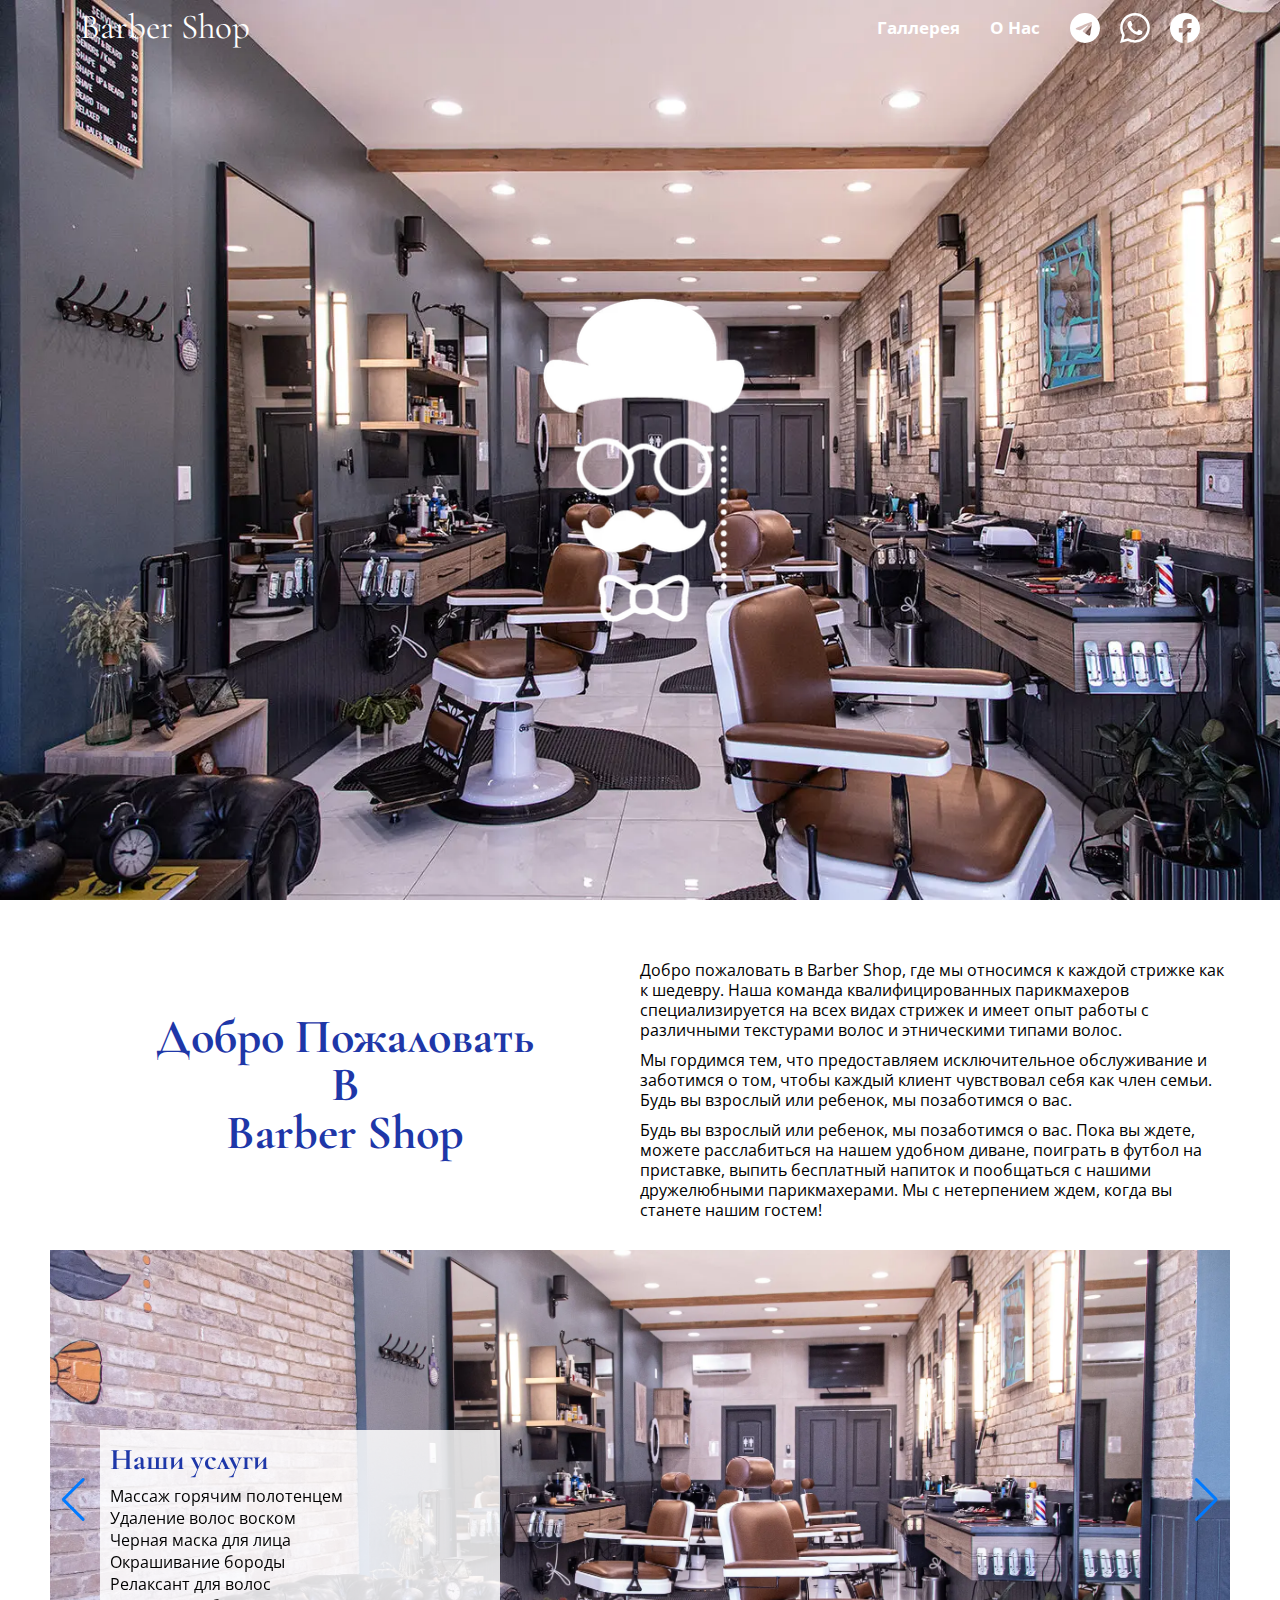
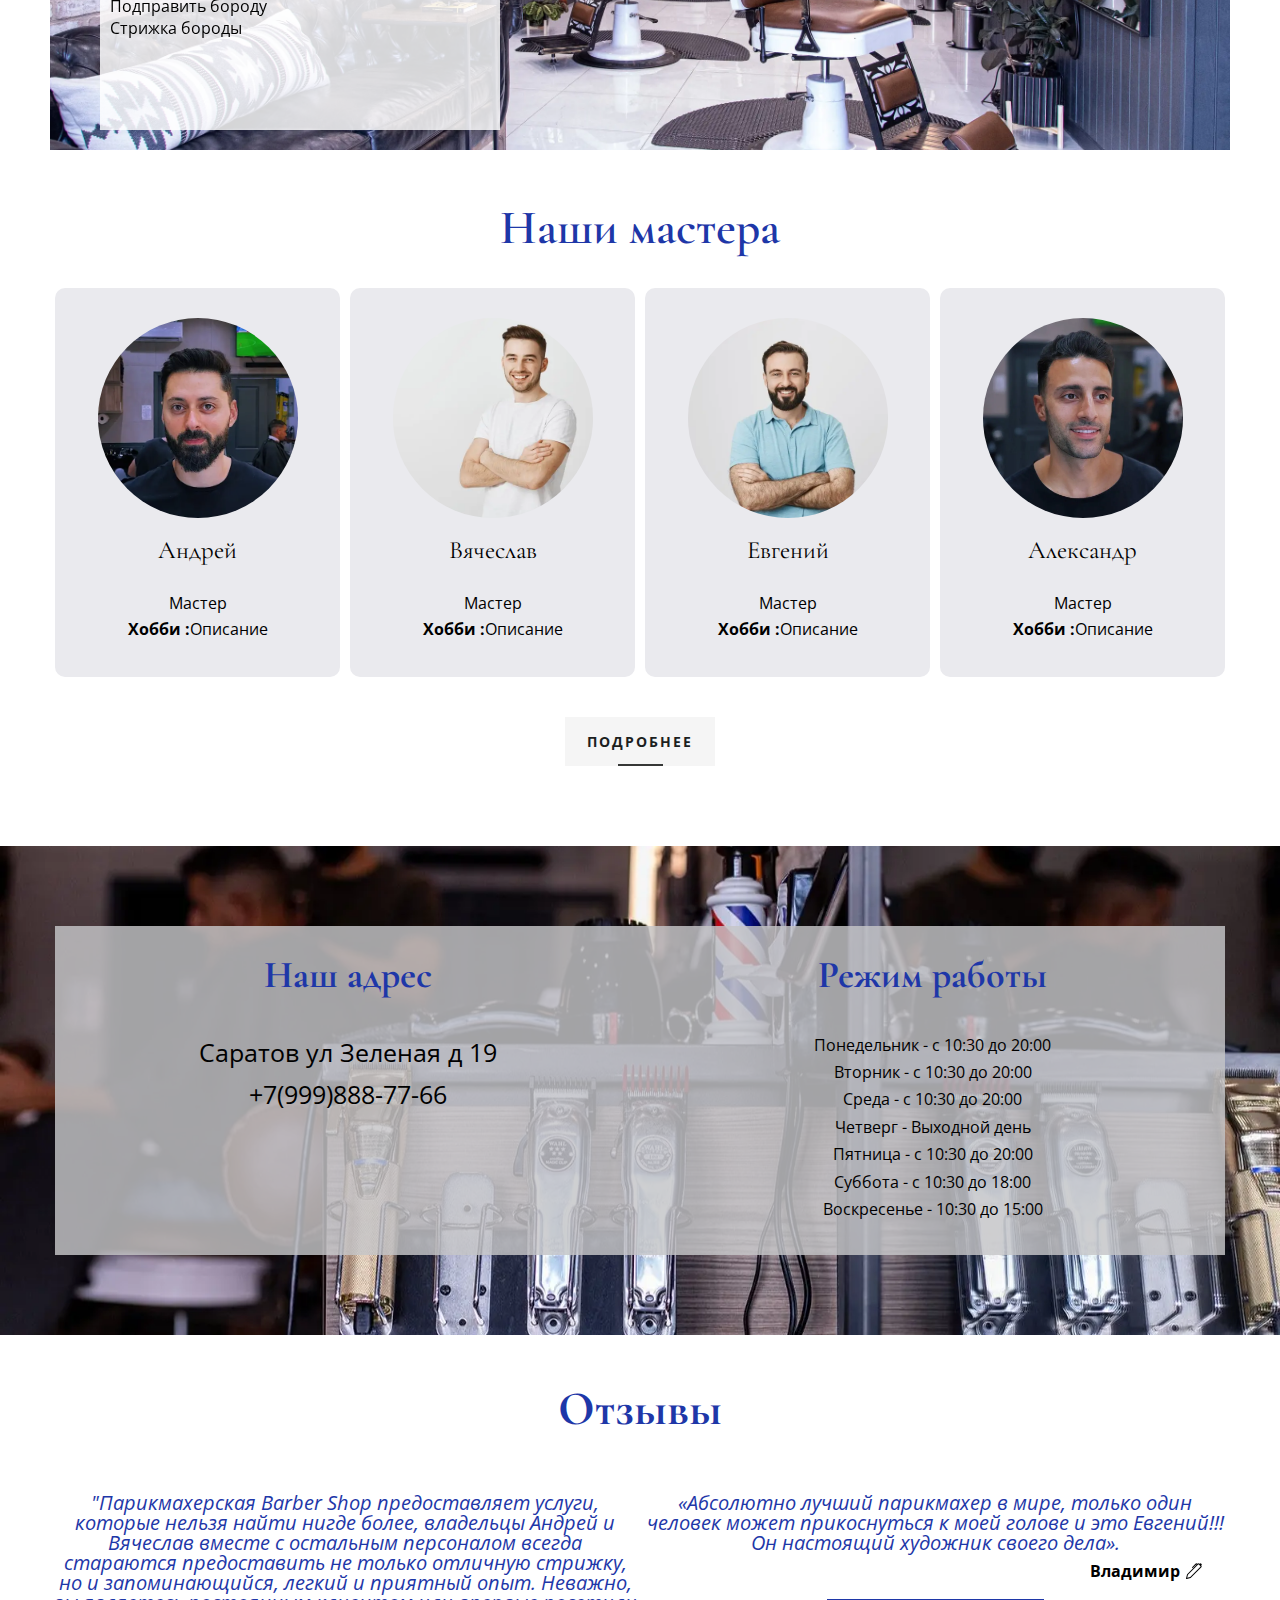
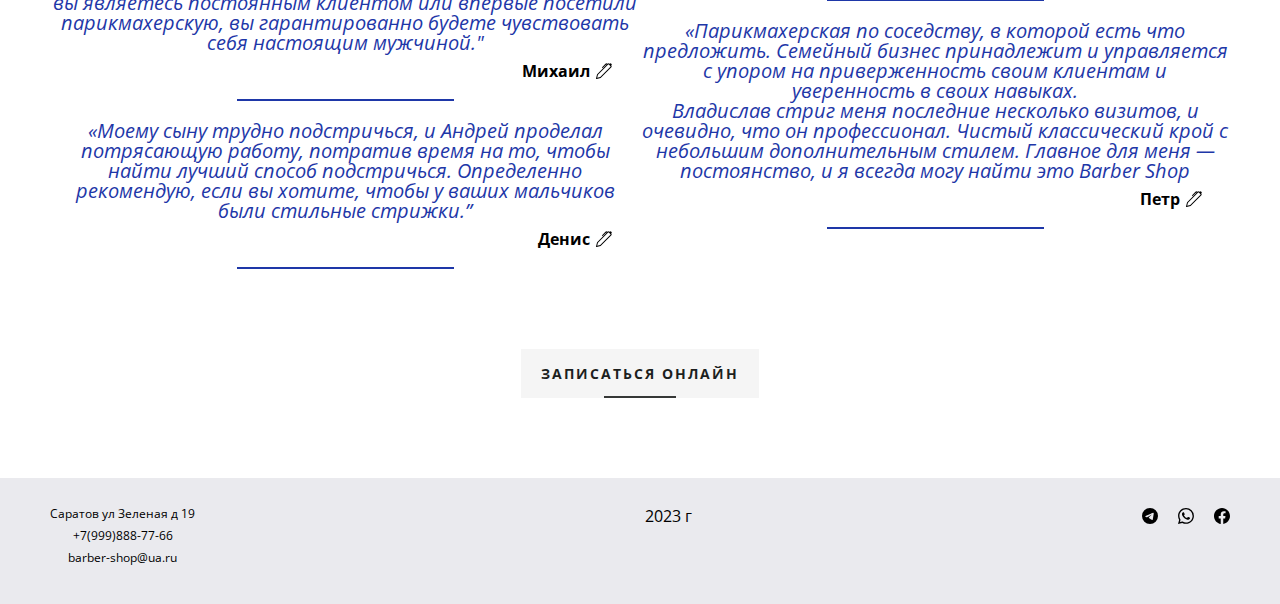
<file: index.html>
<!DOCTYPE html>
<html lang="ru">

<head>
	<title>Главная</title>
	<meta charset="UTF-8">
	<meta name="format-detection" content="telephone=no">
	<!-- <style>body{opacity: 0;}</style> -->
	<link rel="stylesheet" href="css/style.min.css?_v=20230316224029">
	<link rel="shortcut icon" href="favicon.ico">
	<!-- <meta name="robots" content="noindex, nofollow"> -->
	<meta name="viewport" content="width=device-width, initial-scale=1.0">
</head>

<body>
	<div class="wrapper">
		<header class="header">
			<div class="header__container">
				<div class="header__inner">
					<div class="header__logo"><a class="header__logo-link" href="./index.html">Barber Shop</a></div>
					<div class="header__menu menu">
						<button type="button" class="menu__icon icon-menu"><span></span></button>
						<nav class="menu__body">
							<ul class="menu__list">
								<li class="menu__item"><a href="./gallery.html" class="menu__link">Галлерея</a></li>
								<li class="menu__item"><a href="./about.html" class="menu__link">О нас</a></li>
								<li class="menu__item">
									<ul class="menu__social-list">
										<li class="menu__social-item"><a class="menu__social-link" href=""><img class="menu__social-img" src="img/Icons/telegram.svg"></a></li>
										<li class="menu__social-item"><a class="menu__social-link" href=""><img class="menu__social-img" src="img/Icons/whatsapp.svg"></a></li>
										<li class="menu__social-item"><a class="menu__social-link" href=""><img class="menu__social-img" src="img/Icons/facebook.svg"></a></li>
									</ul>
								</li>
							</ul>
						</nav>
					</div>
				</div>
				<div class="header__logo-bg"><picture><source srcset="img/content/header-logo-bg.webp" type="image/webp"><img class="header__logo-img" src="img/content/header-logo-bg.png" alt=""></picture></div>
			</div>
		</header>
		<main class="page">
			<section class="welcome">
				<div class="welcome__container">
					<div class="welcome__info">
						<div class="info__title">Добро пожаловать <br> в <br> вarber shop</div>
						<div class="info__inner">
							<p class="info__text">Добро пожаловать в Barber Shop, где мы относимся к каждой стрижке как к шедевру. Наша команда квалифицированных парикмахеров специализируется на всех видах стрижек и имеет опыт работы с различными текстурами волос и этническими типами волос.</p>
							<p class="info__text">Мы гордимся тем, что предоставляем исключительное обслуживание и заботимся о том, чтобы каждый клиент чувствовал себя как член семьи. Будь вы взрослый или ребенок, мы позаботимся о вас. </p>
							<p class="info__text">Будь вы взрослый или ребенок, мы позаботимся о вас. Пока вы ждете, можете расслабиться на нашем удобном диване, поиграть в футбол на приставке, выпить бесплатный напиток и пообщаться с нашими дружелюбными парикмахерами. Мы с нетерпением ждем, когда вы станете нашим гостем!</p>
						</div>
					</div>
				</div>
			</section>
			<div class="product">
				<div class="product__container" id="go">
					<!-- Оболочка слайдера -->
					<div class="product__slider swiper">
						<!-- Двигающееся часть слайдера -->
						<div class="product__wrapper swiper-wrapper">
							<!-- Слайд -->
							<div class="product__slide swiper-slide">
								<picture><source srcset="img/content/produkt/gallery-1.webp" type="image/webp"><img class="product__img" src="img/content/produkt/gallery-1.jpg" alt=""></picture>
								<div class="product__info" data-da=".product__container, 767.98, 2" id="style-3">
									<p class="product__title">Наши услуги</p>
									<ul class="product__list">
										<li class="product__item">Массаж горячим полотенцем</li>
										<li class="product__item">Удаление волос воском</li>
										<li class="product__item">Черная маска для лица</li>
										<li class="product__item">Окрашивание бороды</li>
										<li class="product__item">Релаксант для волос</li>
										<li class="product__item">Подправить бороду</li>
										<li class="product__item">Cтрижка бороды</li>
									</ul>
								</div>
							</div>
							<!-- Слайд -->
							<div class="product__slide swiper-slide">
								<picture><source srcset="img/content/produkt/gallery-2.webp" type="image/webp"><img class="product__img" src="img/content/produkt/gallery-2.jpg" alt=""></picture>
								<div class="product__info" data-da=".product__container, 767.98, 0" id="style-3">
									<p class="product__title">Наша продукция</p>
									<p class="product__text">Мы предлагаем полный и разнообразный ассортимент продукции, включая средства для волос и бороды, чтобы вы выглядели свежим и чистым, как будто только что сошли с нашего кресла.</p>
									<p class="product__text">Некоторые из наших брендов включают Baxter of California, Byrd и Fellow Barber</p>
									<p class="product__text">Кроме того, у нас есть масло для бороды, пудра для объема волос, а также кремы для увлажнения и укладки волос.</p>
								</div>
							</div>
							<!-- Слайд -->
							<div class="product__slide swiper-slide">
								<picture><source srcset="img/content/produkt/gallery-3.webp" type="image/webp"><img class="product__img" src="img/content/produkt/gallery-3.jpg" alt=""></picture>
								<div class="product__info" data-da=".product__container, 767.98, 1" id="style-3"><!--  id="style-3" -->
									<p class="product__title">Еще</p>
									<p class="product__text">В барбершопе каждый посетитель может насладиться комфортной релакс зоной, где можно отдохнуть и расслабиться перед или после стрижки.</p>
									<p class="product__text">Эта зона оформлена в стиле дизайна барбершопа и создана для удобства и комфорта посетителей. Здесь предусмотрены удобные кресла, журналы и книги на любой вкус, а также подходящая музыкальная атмосфера.</p>
									<p class="product__text">Релакс зона станет отличным дополнением к вашему посещению барбершопа и поможет вам отвлечься от повседневных забот и насладиться атмосферой мужского клуба.</p>
								</div>
							</div>
						</div>
						<!-- Если нужна пагинация -->
						<div class="swiper-pagination"></div>
						<!-- Если нужна навигация (влево/вправо) -->
						<button type="button" class="swiper-button-prev"></button>
						<button type="button" class="swiper-button-next"></button>
						<!-- Если нужен скролбар -->
						<!-- <div class="swiper-scrollbar"></div> -->
					</div>
				</div>
			</div>
			<section class="workers">
				<h2 class="workers__title">Наши мастера</h2>
				<div class="workers__container">
					<div class="workers__card ">
						<picture><source srcset="img/content/workers/work-1.webp" type="image/webp"><img class="workers__img" src="img/content/workers/work-1.jpg" alt=""></picture>
						<h3 class="workers__subtitle">Андрей</h3>
						<p class="workers__text">Мастер</p>
						<p class="workers__text"><strong>Хобби :</strong>Описание</p>
					</div>
					<div class="workers__card ">
						<picture><source srcset="img/content/workers/work-02.webp" type="image/webp"><img class="workers__img" src="img/content/workers/work-02.jpg" alt=""></picture>
						<h3 class="workers__subtitle">Вячеслав</h3>
						<p class="workers__text">Мастер</p>
						<p class="workers__text"><strong>Хобби :</strong>Описание</p>
					</div>
					<div class="workers__card ">
						<picture><source srcset="img/content/workers/work-03.webp" type="image/webp"><img class="workers__img" src="img/content/workers/work-03.jpg" alt=""></picture>
						<h3 class="workers__subtitle">Евгений</h3>
						<p class="workers__text">Мастер</p>
						<p class="workers__text"><strong>Хобби :</strong>Описание</p>
					</div>
					<div class="workers__card ">
						<picture><source srcset="img/content/workers/work-4.webp" type="image/webp"><img class="workers__img" src="img/content/workers/work-4.jpg" alt=""></picture>
						<h3 class="workers__subtitle">Александр</h3>
						<p class="workers__text">Мастер</p>
						<p class="workers__text"><strong>Хобби :</strong>Описание</p>
					</div>

				</div>
				<div class="btn-holder">
					<button class="btn btn-4 hover-border-7">
						<span><a href="about.html">Подробнее</a></span>
					</button>
				</div>
			</section>
			<div class="time-works">
				<div class="time-works__container">
					<div class="time-works__inner">
						<div class="time-works__column time-works__column--left">
							<p class="time-works__title">Наш адрес</p>
							<p class="time-works__text">Саратов ул Зеленая д 19</p>
							<a class="time-works__text" href="tel:+79998887766">+7(999)888-77-66</a>
						</div>
						<div class="time-works__column time-works__column--right">
							<p class="time-works__title">Режим работы</p>
							<p class="time-works__text--work">Понедельник - с 10:30 до 20:00</p>
							<p class="time-works__text--work">Вторник - с 10:30 до 20:00</p>
							<p class="time-works__text--work">Среда - с 10:30 до 20:00</p>
							<p class="time-works__text--work">Четверг - Выходной день</p>
							<p class="time-works__text--work">Пятница - с 10:30 до 20:00</p>
							<p class="time-works__text--work">Суббота - с 10:30 до 18:00</p>
							<p class="time-works__text--work">Воскресенье - 10:30 до 15:00</p>
						</div>
					</div>
				</div>
			</div>
			<div class="reviews">
				<div class="reviews__container">
					<p class="reviews__title">Отзывы</p>
					<div class="reviews__inner">
						<div class="reviews__column">
							<div class="reviews__info">
								<p class="reviews__text">"Парикмахерская Barber Shop предоставляет услуги, которые нельзя найти нигде более, владельцы Андрей и Вячеслав вместе с остальным персоналом всегда стараются предоставить не только отличную стрижку, но и запоминающийся, легкий и приятный опыт. Неважно, вы являетесь постоянным клиентом или впервые посетили парикмахерскую, вы гарантированно будете чувствовать себя настоящим мужчиной."</p>
								<p class="reviews__client">Михаил</p>
								<span class="reviews__line"></span>
							</div>
							<div class="reviews__info">
								<p class="reviews__text">«Моему сыну трудно подстричься, и Андрей проделал потрясающую работу, потратив время на то, чтобы найти лучший способ подстричься. Определенно рекомендую, если вы хотите, чтобы у ваших мальчиков были стильные стрижки.”</p>
								<p class="reviews__client">Денис</p>
								<span class="reviews__line"></span>
							</div>
						</div>
						<div class="reviews__column">
							<div class="reviews__info">
								<p class="reviews__text">«Абсолютно лучший парикмахер в мире, только один человек может прикоснуться к моей голове и это Евгений!!! Он настоящий художник своего дела».</p>
								<p class="reviews__client">Владимир</p>
								<span class="reviews__line"></span>
							</div>
							<div class="reviews__info">
								<p class="reviews__text">«Парикмахерская по соседству, в которой есть что предложить. Семейный бизнес принадлежит и управляется с упором на приверженность своим клиентам и уверенность в своих навыках. </p>
								<p class="reviews__text">Владислав стриг меня последние несколько визитов, и очевидно, что он профессионал. Чистый классический крой с небольшим дополнительным стилем. Главное для меня — постоянство, и я всегда могу найти это Barber Shop</p>
								<p class="reviews__client">Петр</p>
								<span class="reviews__line"></span>
							</div>
						</div>
					</div>
					<div class="btn-holder">
						<button class="btn btn-4 hover-border-7">
							<span><a href="tel:+89998887766">Записаться онлайн</a></span>
						</button>
					</div>
				</div>
			</div>



		</main>
		<footer class="footer">
			<div class="footer__container">
				<div class="footer__inner">
					<div class="footer__column">
						<div class="footer__contact">
							<ul class="footer__list">
								<li class="footer__item">Саратов ул Зеленая д 19</li>
								<li class="footer__item">+7(999)888-77-66</li>
								<li class="footer__item">barber-shop@ua.ru</li>
							</ul>
						</div>
					</div>
					<div class="footer__column">
						<p class="footer__info">2023 г</p>
					</div>
					<div class="footer__column">
						<div class="footer__social">
							<ul class="footer__list-social">
								<li class="footer__item-social"><a class="footer__link--tg" href=""><img class="footer__img" src="img/Icons/telegram-copy.svg" alt=""></a></li>
								<li class="footer__item-social"><a class="footer__link--watsap" href=""><img class="footer__img" src="img/Icons/whatsapp-copy.svg" alt=""></a></li>
								<li class="footer__item-social"><a class="footer__link--facebook" href=""><img class="footer__img" src="img/Icons/facebook-copy.svg" alt=""></a></li>
							</ul>
						</div>
					</div>
				</div>
			</div>
		</footer>
	</div>
	<script src="js/app.min.js?_v=20230316224029"></script>
</body>

</html>
</file>
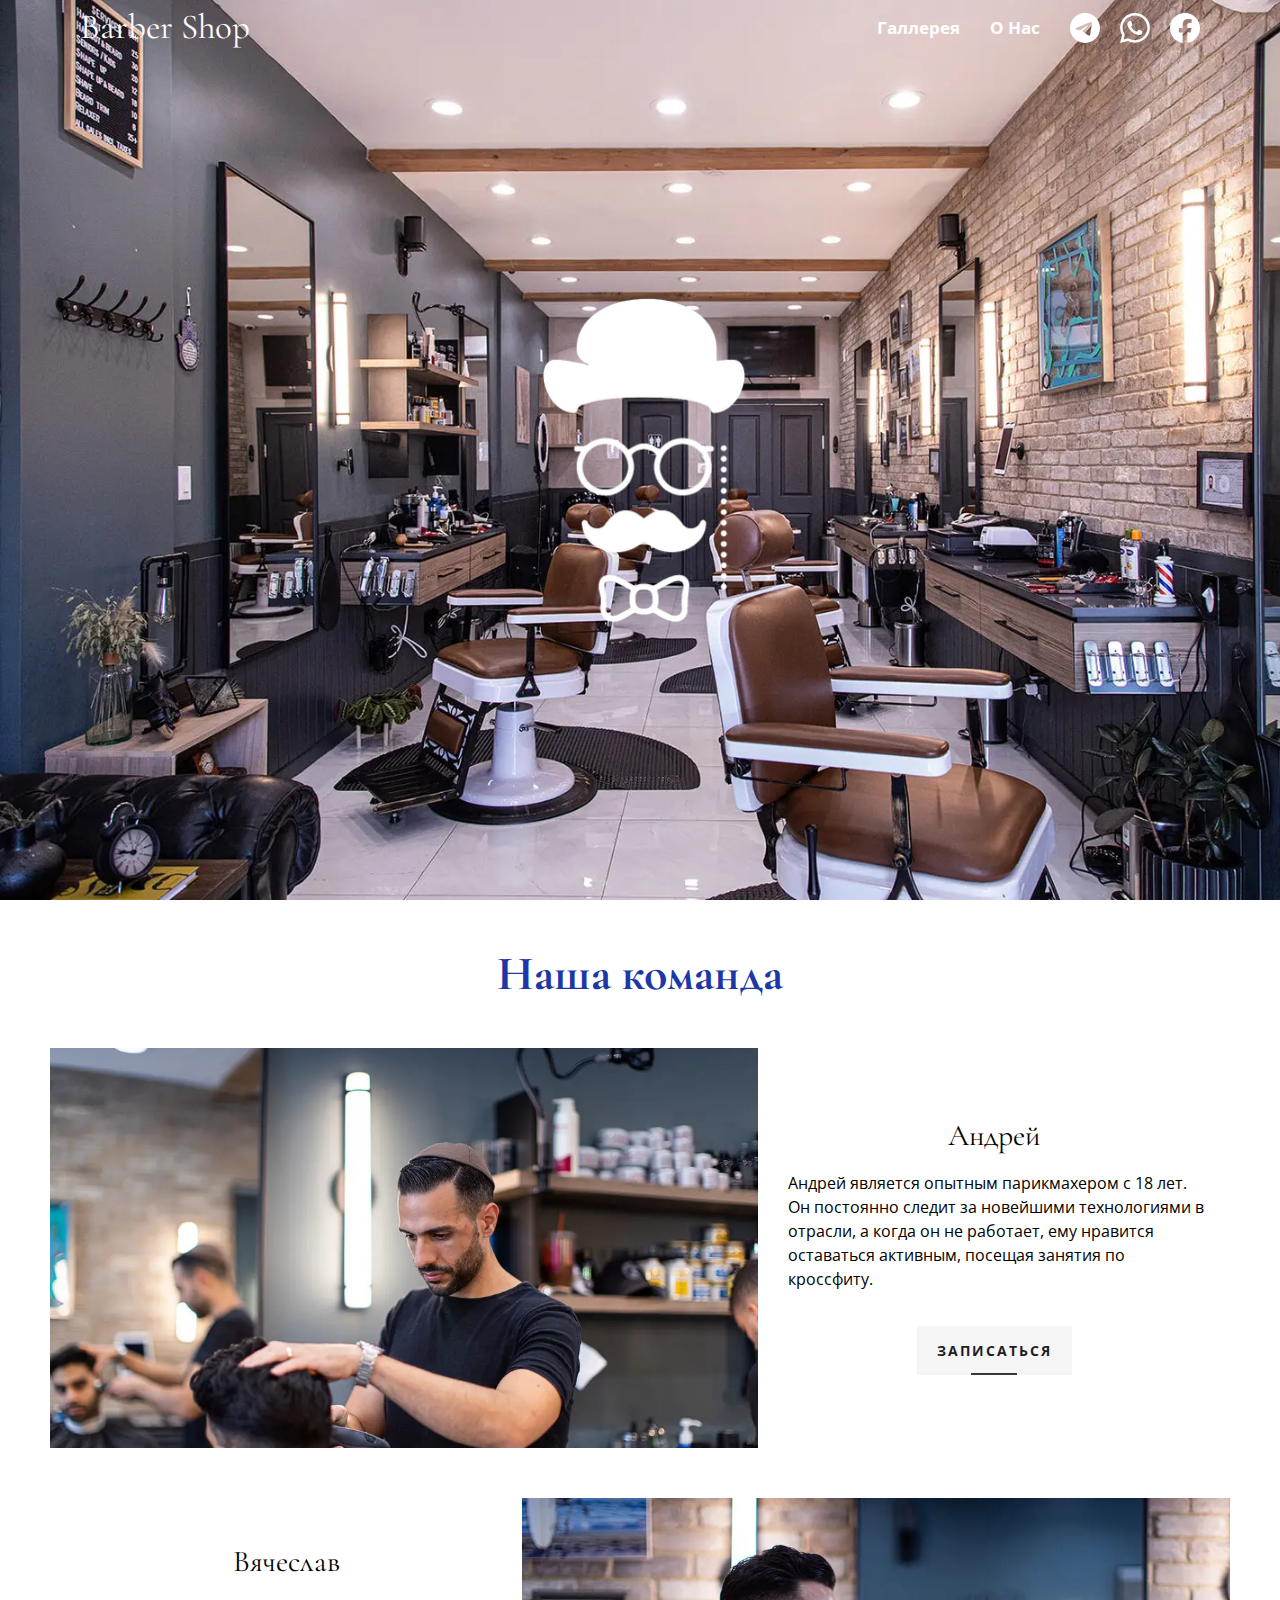
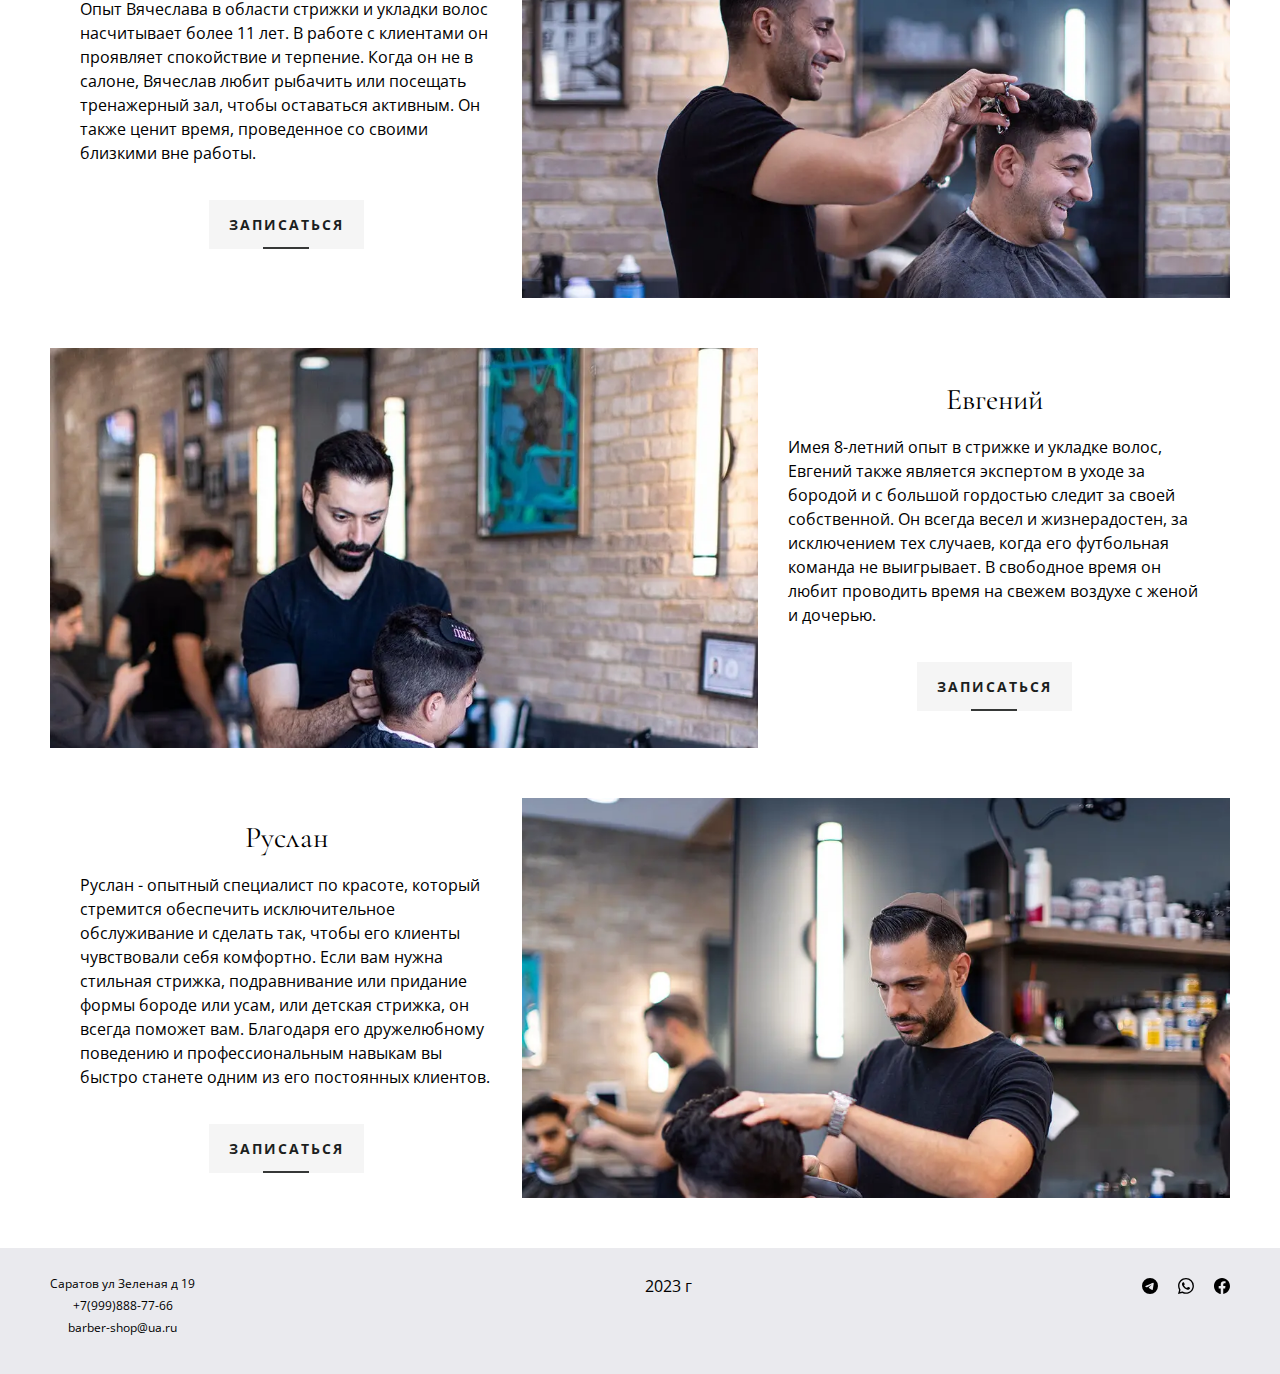
<file: about.html>
<!DOCTYPE html>
<html lang="ru">

<head>
	<title>о нас</title>
	<meta charset="UTF-8">
	<meta name="format-detection" content="telephone=no">
	<!-- <style>body{opacity: 0;}</style> -->
	<link rel="stylesheet" href="css/style.min.css?_v=20230316224029">
	<link rel="shortcut icon" href="favicon.ico">
	<!-- <meta name="robots" content="noindex, nofollow"> -->
	<meta name="viewport" content="width=device-width, initial-scale=1.0">
</head>

<body>
	<div class="wrapper">
		<header class="header">
			<div class="header__container">
				<div class="header__inner">
					<div class="header__logo"><a class="header__logo-link" href="index.html">Barber Shop</a></div>
					<div class="header__menu menu">
						<button type="button" class="menu__icon icon-menu"><span></span></button>
						<nav class="menu__body">
							<ul class="menu__list">
								<li class="menu__item"><a href="gallery.html" class="menu__link">Галлерея</a></li>
								<li class="menu__item"><a href="about.html" class="menu__link">О нас</a></li>
								<li class="menu__item">
									<ul class="menu__social-list">
										<li class="menu__social-item"><a class="menu__social-link" href=""><img class="menu__social-img" src="img/Icons/telegram.svg"></a></li>
										<li class="menu__social-item"><a class="menu__social-link" href=""><img class="menu__social-img" src="img/Icons/whatsapp.svg"></a></li>
										<li class="menu__social-item"><a class="menu__social-link" href=""><img class="menu__social-img" src="img/Icons/facebook.svg"></a></li>
									</ul>
								</li>
							</ul>
						</nav>
					</div>
				</div>
				<div class="header__logo-bg"><picture><source srcset="img/content/header-logo-bg.webp" type="image/webp"><img class="header__logo-img" src="img/content/header-logo-bg.png" alt=""></picture></div>
			</div>
		</header>
		<main class="page">
			<section class="about">
				<div class="about__container">
					<h2 class="about__title">Наша команда</h2>
					<div class="about__inner">
						<div class="about__row" id="row-1">
							<div class="about__images">
								<picture><source srcset="img/content/about/1.webp" type="image/webp"><img class="about__img" src="img/content/about/1.jpg" alt=""></picture>
							</div>
							<div class="about__info">
								<p class="about__subtitle">Андрей</p>
								<div class="about__text-inner" id="style-3">
									<p class="about__text">Андрей является опытным парикмахером с 18 лет. Он постоянно следит за новейшими технологиями в отрасли, а когда он не работает, ему нравится оставаться активным, посещая занятия по кроссфиту.</p>
								</div>
								<div class="btn-holder about__btn"><!-- data-da="#row-1, 768"  -->
									<button class="btn btn-4 hover-border-7">
										<span><a href="tel:+79998887766">Записаться</a></span>
									</button>
								</div>
							</div>
						</div>
						<div class="about__row" id="row-2">
							<div class="about__images">
								<picture><source srcset="img/content/about/2.webp" type="image/webp"><img class="about__img" src="img/content/about/2.jpg" alt=""></picture>
							</div>
							<div class="about__info">
								<p class="about__subtitle">Вячеслав</p>
								<div class="about__text-inner" id="style-3">
									<p class="about__text">Опыт Вячеслава в области стрижки и укладки волос насчитывает более 11 лет. В работе с клиентами он проявляет спокойствие и терпение. Когда он не в салоне, Вячеслав любит рыбачить или посещать тренажерный зал, чтобы оставаться активным. Он также ценит время, проведенное со своими близкими вне работы.</p>
								</div>
								<div class="btn-holder about__btn"><!--  data-da="#row-2, 768" -->
									<button class="btn btn-4 hover-border-7">
										<span><a href="tel:+79998887766">Записаться</a></span>
									</button>
								</div>
							</div>
						</div>
						<div class="about__row" id="row-3">
							<div class="about__images">
								<picture><source srcset="img/content/about/3.webp" type="image/webp"><img class="about__img" src="img/content/about/3.jpg" alt=""></picture>
							</div>
							<div class="about__info">
								<p class="about__subtitle">Евгений</p>
								<div class="about__text-inner" id="style-3">
									<p class="about__text">Имея 8-летний опыт в стрижке и укладке волос, Евгений также является экспертом в уходе за бородой и с большой гордостью следит за своей собственной. Он всегда весел и жизнерадостен, за исключением тех случаев, когда его футбольная команда не выигрывает. В свободное время он любит проводить время на свежем воздухе с женой и дочерью.</p>
								</div>
								<div class="btn-holder about__btn"><!-- data-da="row-3, 768" -->
									<button class="btn btn-4 hover-border-7">
										<span><a href="tel:+79998887766">Записаться</a></span>
									</button>
								</div>
							</div>
						</div>
						<div class="about__row" id="row-4">
							<div class="about__images">
								<picture><source srcset="img/content/about/1.webp" type="image/webp"><img class="about__img" src="img/content/about/1.jpg" alt=""></picture>
							</div>
							<div class="about__info">
								<p class="about__subtitle">Руслан</p>
								<div class="about__text-inner" id="style-3">
									<p class="about__text">Руслан - опытный специалист по красоте, который стремится обеспечить исключительное обслуживание и сделать так, чтобы его клиенты чувствовали себя комфортно. Если вам нужна стильная стрижка, подравнивание или придание формы бороде или усам, или детская стрижка, он всегда поможет вам. Благодаря его дружелюбному поведению и профессиональным навыкам вы быстро станете одним из его постоянных клиентов.</p>
								</div>
								<div class="btn-holder about__btn"><!-- data-da="row-4, 768" -->
									<button class="btn btn-4 hover-border-7">
										<span><a href="tel:+79998887766">Записаться</a></span>
									</button>
								</div>
							</div>
						</div>

					</div>
				</div>
			</section>
		</main>
		<footer class="footer">
			<div class="footer__container">
				<div class="footer__inner">
					<div class="footer__column">
						<div class="footer__contact">
							<ul class="footer__list">
								<li class="footer__item">Саратов ул Зеленая д 19</li>
								<li class="footer__item">+7(999)888-77-66</li>
								<li class="footer__item">barber-shop@ua.ru</li>
							</ul>
						</div>
					</div>
					<div class="footer__column">
						<p class="footer__info">2023 г</p>
					</div>
					<div class="footer__column">
						<div class="footer__social">
							<ul class="footer__list-social">
								<li class="footer__item-social"><a class="footer__link--tg" href=""><img class="footer__img" src="img/Icons/telegram-copy.svg" alt=""></a></li>
								<li class="footer__item-social"><a class="footer__link--watsap" href=""><img class="footer__img" src="img/Icons/whatsapp-copy.svg" alt=""></a></li>
								<li class="footer__item-social"><a class="footer__link--facebook" href=""><img class="footer__img" src="img/Icons/facebook-copy.svg" alt=""></a></li>
							</ul>
						</div>
					</div>
				</div>
			</div>
		</footer>
	</div>
	<script src="js/app.min.js?_v=20230316224029"></script>
</body>

</html>
</file>
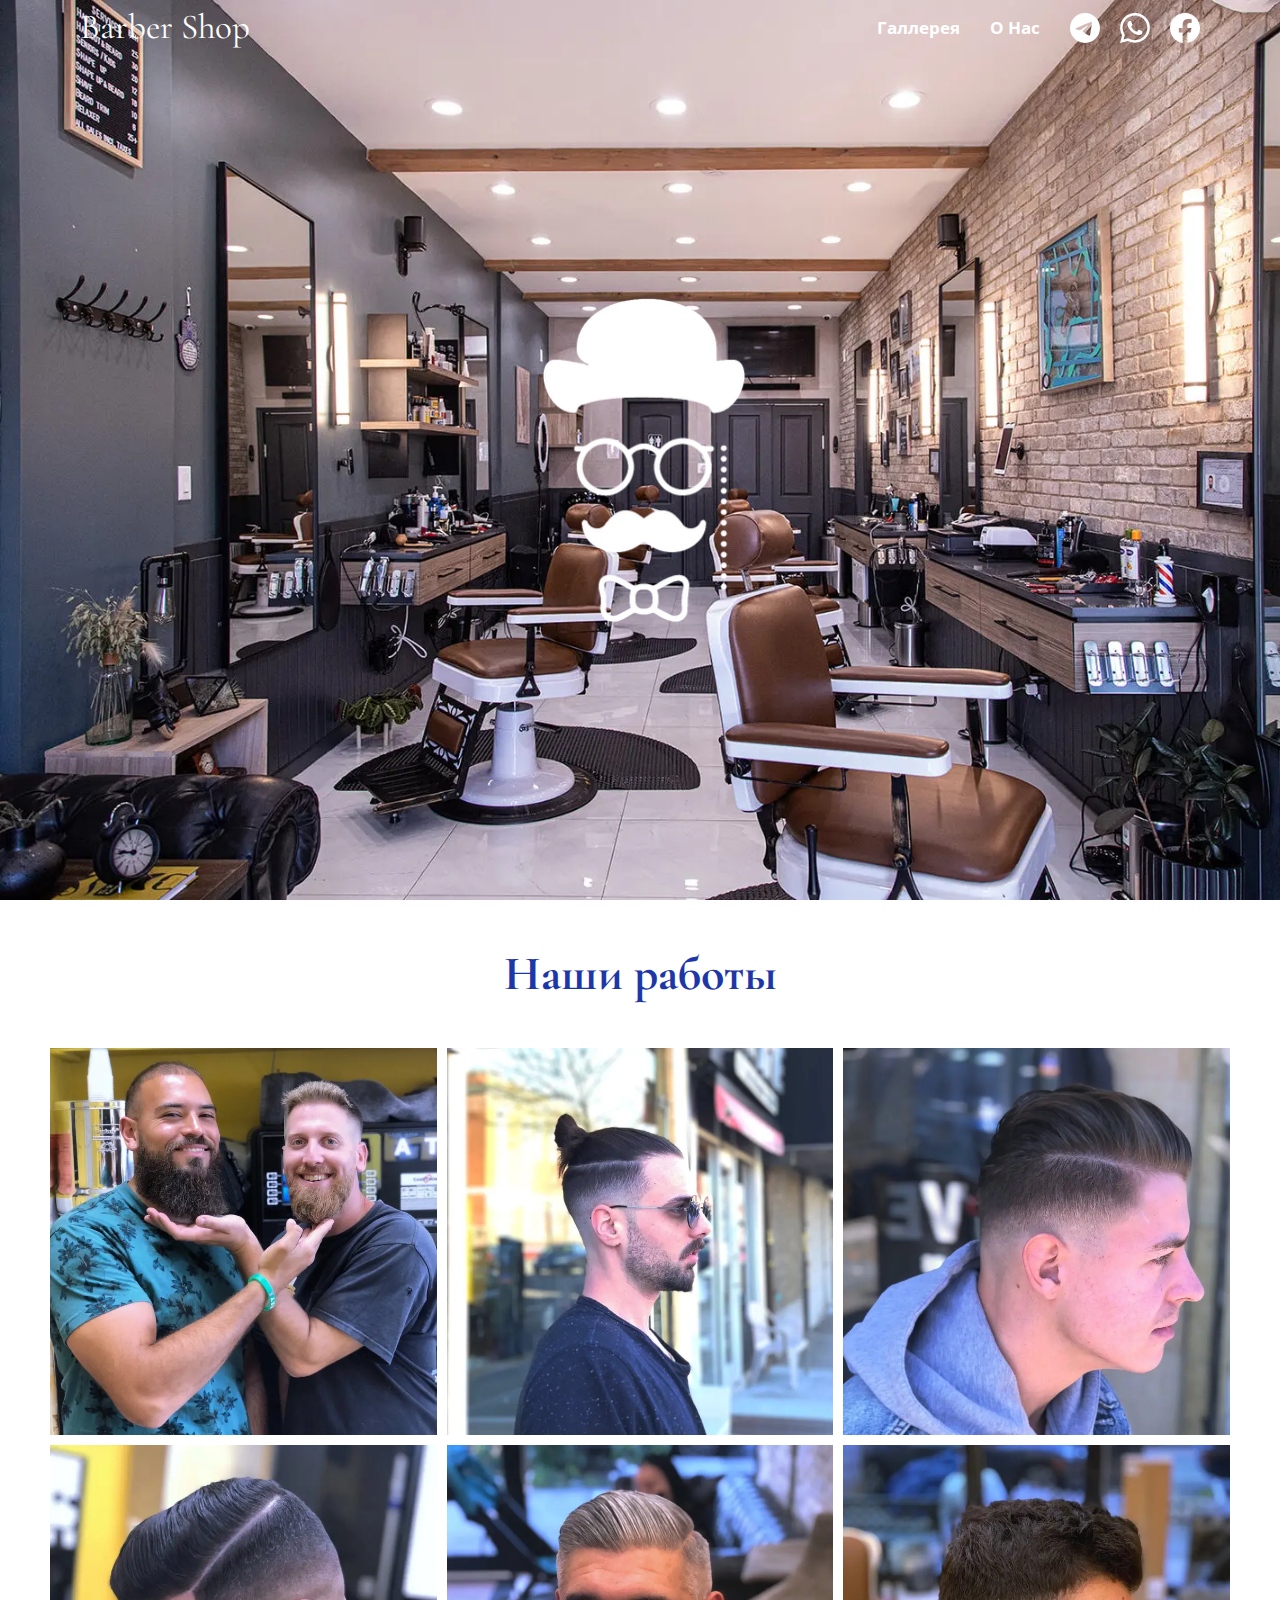
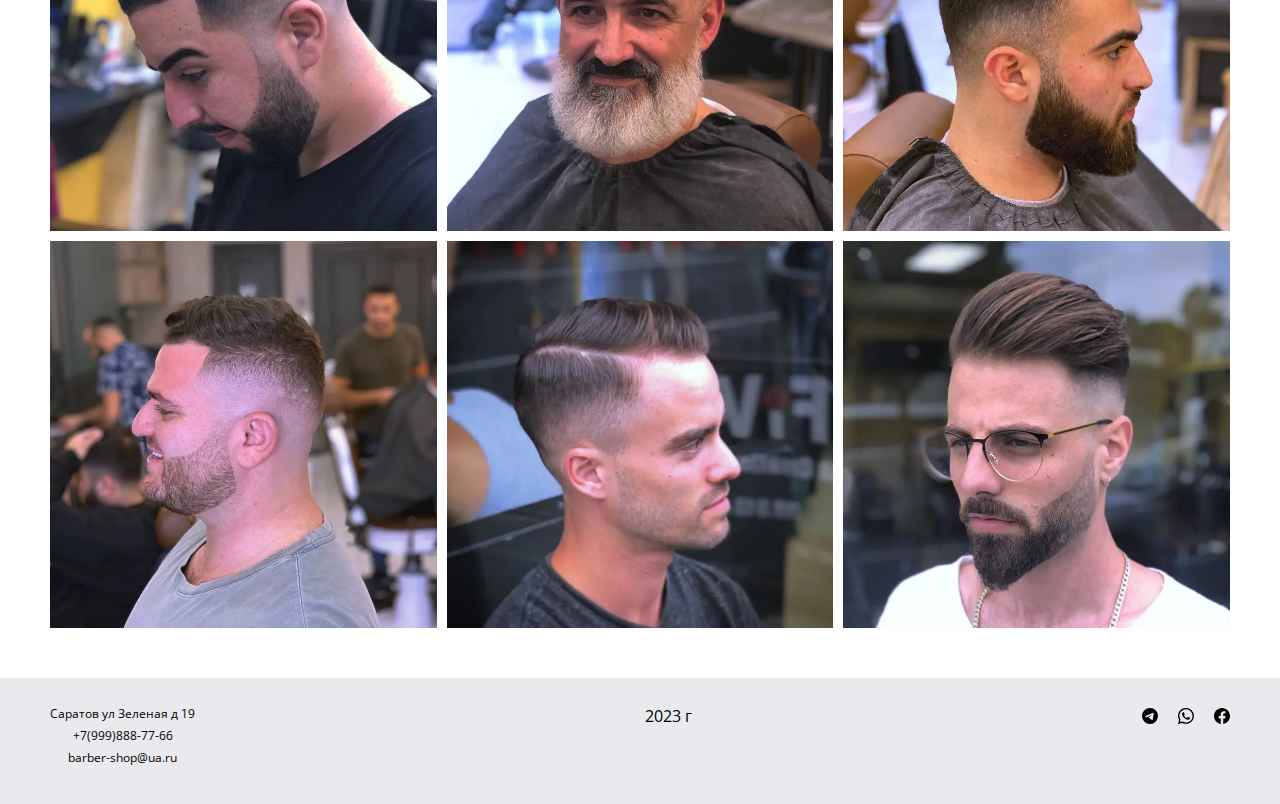
<file: gallery.html>
<!DOCTYPE html>
<html lang="ru">

<head>
	<title>галлерея</title>
	<meta charset="UTF-8">
	<meta name="format-detection" content="telephone=no">
	<!-- <style>body{opacity: 0;}</style> -->
	<link rel="stylesheet" href="css/style.min.css?_v=20230316224029">
	<link rel="shortcut icon" href="favicon.ico">
	<!-- <meta name="robots" content="noindex, nofollow"> -->
	<meta name="viewport" content="width=device-width, initial-scale=1.0">
</head>

<body>
	<div class="wrapper">
		<header class="header">
			<div class="header__container">
				<div class="header__inner">
					<div class="header__logo"><a class="header__logo-link" href="index.html">Barber Shop</a></div>
					<div class="header__menu menu">
						<button type="button" class="menu__icon icon-menu"><span></span></button>
						<nav class="menu__body">
							<ul class="menu__list">
								<li class="menu__item"><a href="gallery.html" class="menu__link">Галлерея</a></li>
								<li class="menu__item"><a href="about.html" class="menu__link">О нас</a></li>
								<li class="menu__item">
									<ul class="menu__social-list">
										<li class="menu__social-item"><a class="menu__social-link" href=""><img class="menu__social-img" src="img/Icons/telegram.svg"></a></li>
										<li class="menu__social-item"><a class="menu__social-link" href=""><img class="menu__social-img" src="img/Icons/whatsapp.svg"></a></li>
										<li class="menu__social-item"><a class="menu__social-link" href=""><img class="menu__social-img" src="img/Icons/facebook.svg"></a></li>
									</ul>
								</li>
							</ul>
						</nav>
					</div>
				</div>
				<div class="header__logo-bg"><picture><source srcset="img/content/header-logo-bg.webp" type="image/webp"><img class="header__logo-img" src="img/content/header-logo-bg.png" alt=""></picture></div>
			</div>
		</header>
		<main class="page">
			<div class="gallery">
				<div class="gallery__container">
					<h4 class="gallery__title">Наши работы</h4>
					<div class="gallery__inner">
						<picture><source srcset="img/content/gallery/1.webp" type="image/webp"><img class="gallery__img" src="img/content/gallery/1.jpg" alt=""></picture>
						<picture><source srcset="img/content/gallery/2.webp" type="image/webp"><img class="gallery__img" src="img/content/gallery/2.jpg" alt=""></picture>
						<picture><source srcset="img/content/gallery/3.webp" type="image/webp"><img class="gallery__img" src="img/content/gallery/3.jpg" alt=""></picture>
						<picture><source srcset="img/content/gallery/5.webp" type="image/webp"><img class="gallery__img" src="img/content/gallery/5.jpg" alt=""></picture>
						<picture><source srcset="img/content/gallery/6.webp" type="image/webp"><img class="gallery__img" src="img/content/gallery/6.jpg" alt=""></picture>
						<picture><source srcset="img/content/gallery/7.webp" type="image/webp"><img class="gallery__img" src="img/content/gallery/7.jpg" alt=""></picture>
						<picture><source srcset="img/content/gallery/8.webp" type="image/webp"><img class="gallery__img" src="img/content/gallery/8.jpg" alt=""></picture>
						<picture><source srcset="img/content/gallery/9.webp" type="image/webp"><img class="gallery__img" src="img/content/gallery/9.jpg" alt=""></picture>
						<picture><source srcset="img/content/gallery/4.webp" type="image/webp"><img class="gallery__img" src="img/content/gallery/4.jpg" alt=""></picture>
					</div>
				</div>
			</div>
		</main>
		<footer class="footer">
			<div class="footer__container">
				<div class="footer__inner">
					<div class="footer__column">
						<div class="footer__contact">
							<ul class="footer__list">
								<li class="footer__item">Саратов ул Зеленая д 19</li>
								<li class="footer__item">+7(999)888-77-66</li>
								<li class="footer__item">barber-shop@ua.ru</li>
							</ul>
						</div>
					</div>
					<div class="footer__column">
						<p class="footer__info">2023 г</p>
					</div>
					<div class="footer__column">
						<div class="footer__social">
							<ul class="footer__list-social">
								<li class="footer__item-social"><a class="footer__link--tg" href=""><img class="footer__img" src="img/Icons/telegram-copy.svg" alt=""></a></li>
								<li class="footer__item-social"><a class="footer__link--watsap" href=""><img class="footer__img" src="img/Icons/whatsapp-copy.svg" alt=""></a></li>
								<li class="footer__item-social"><a class="footer__link--facebook" href=""><img class="footer__img" src="img/Icons/facebook-copy.svg" alt=""></a></li>
							</ul>
						</div>
					</div>
				</div>
			</div>
		</footer>
	</div>

	<script src="js/app.min.js?_v=20230316224029"></script>
</body>

</html>
</file>
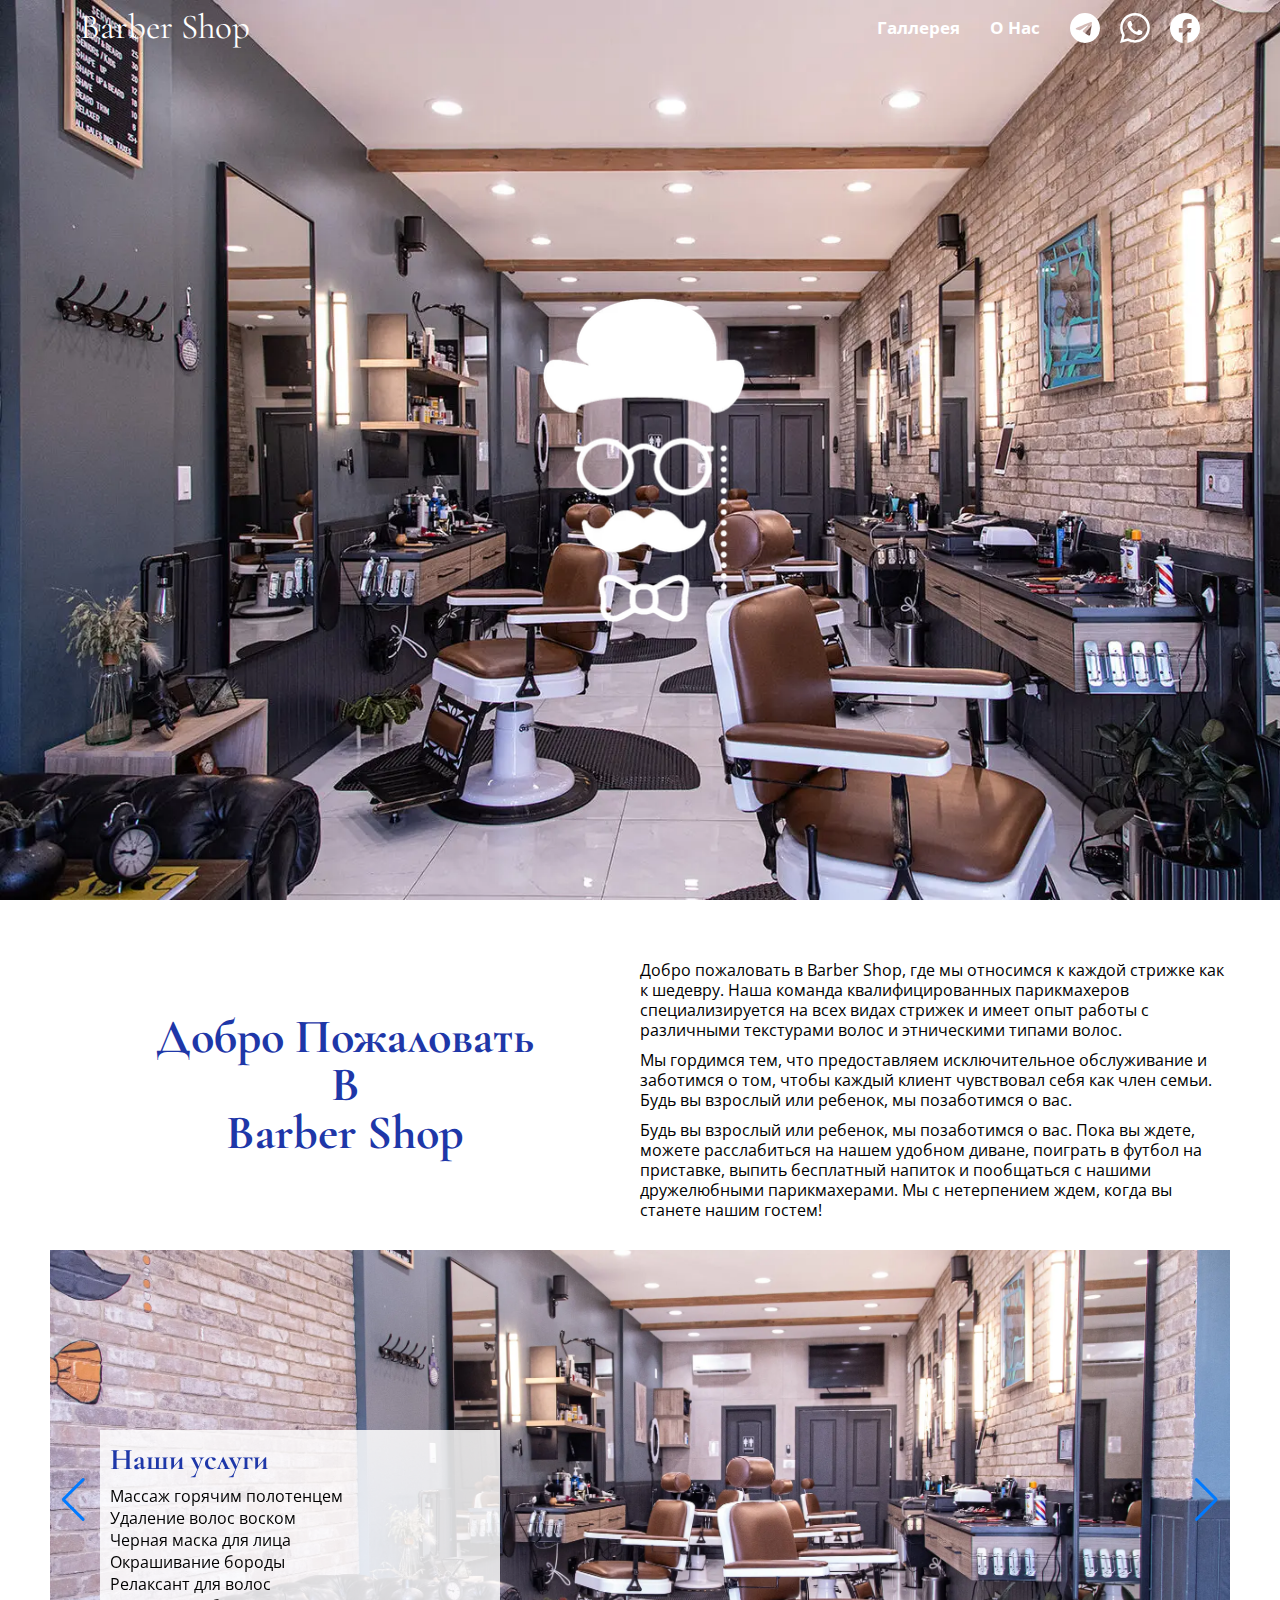
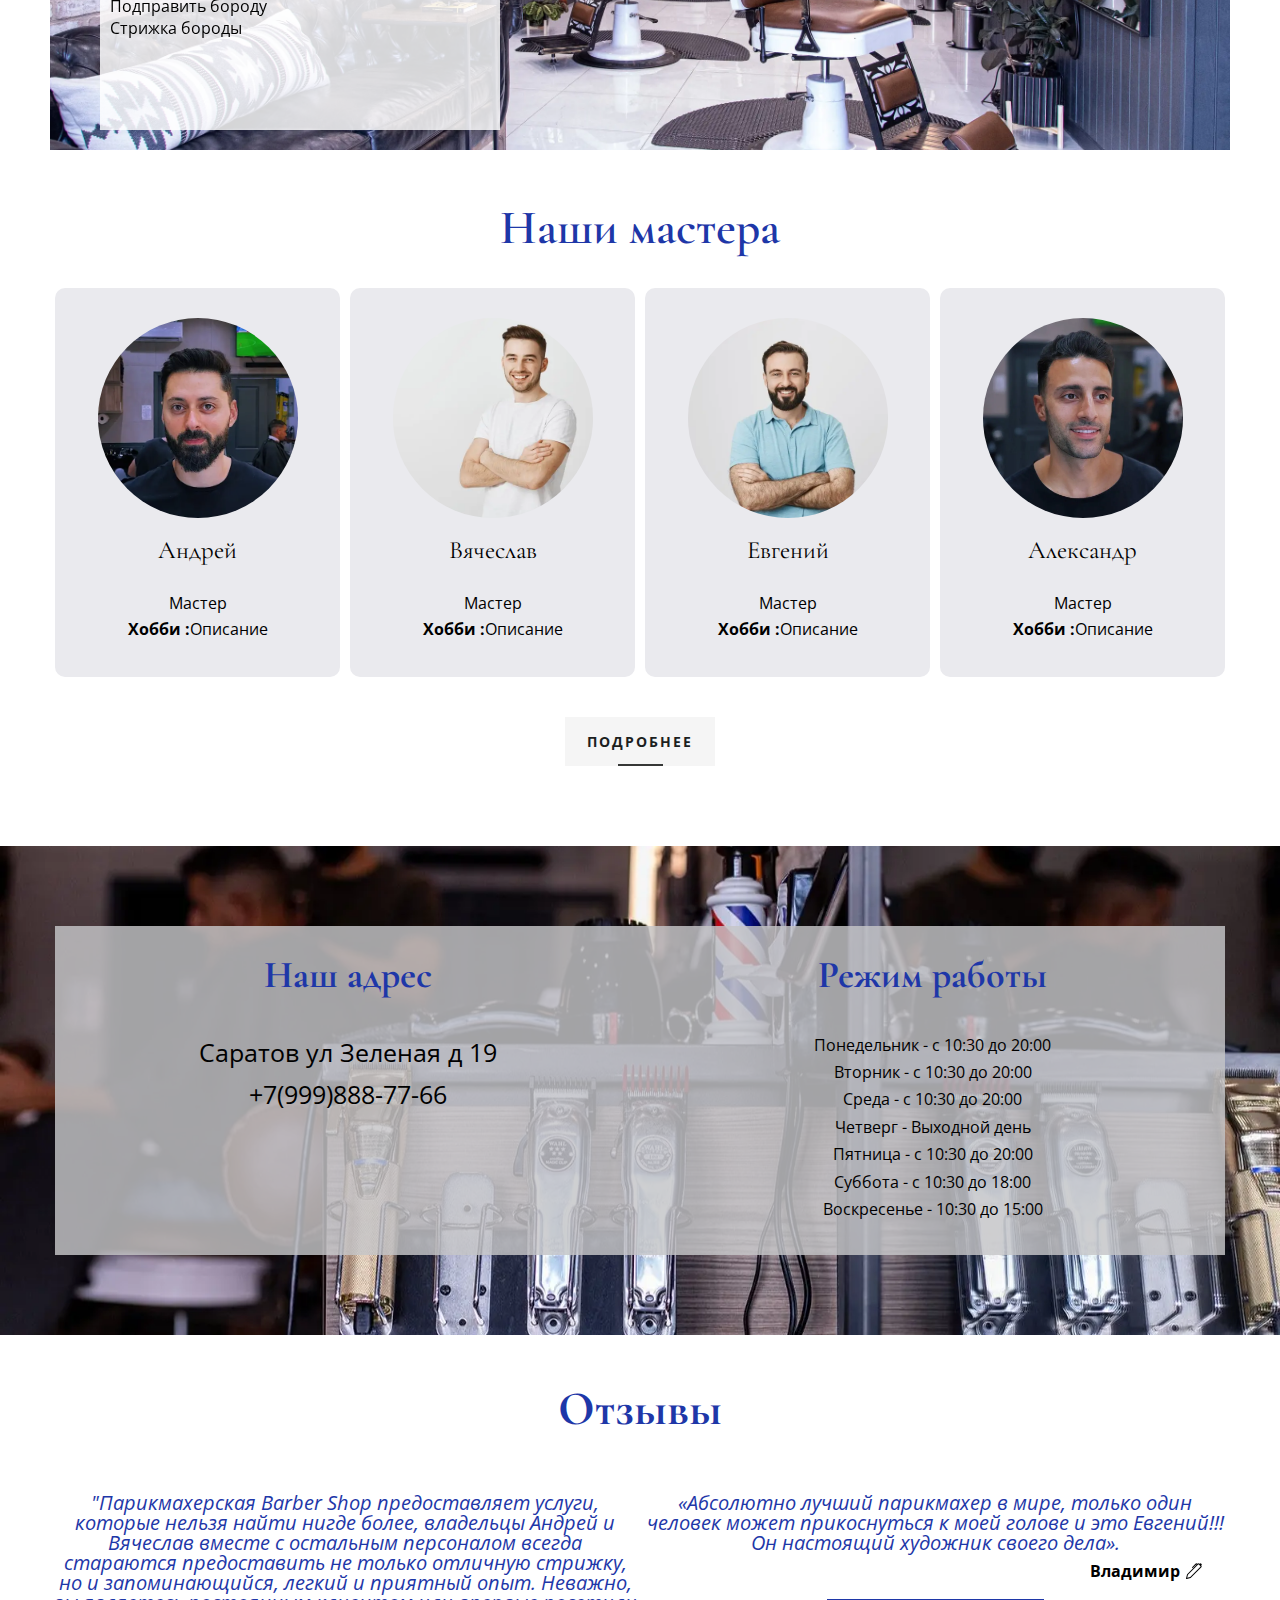
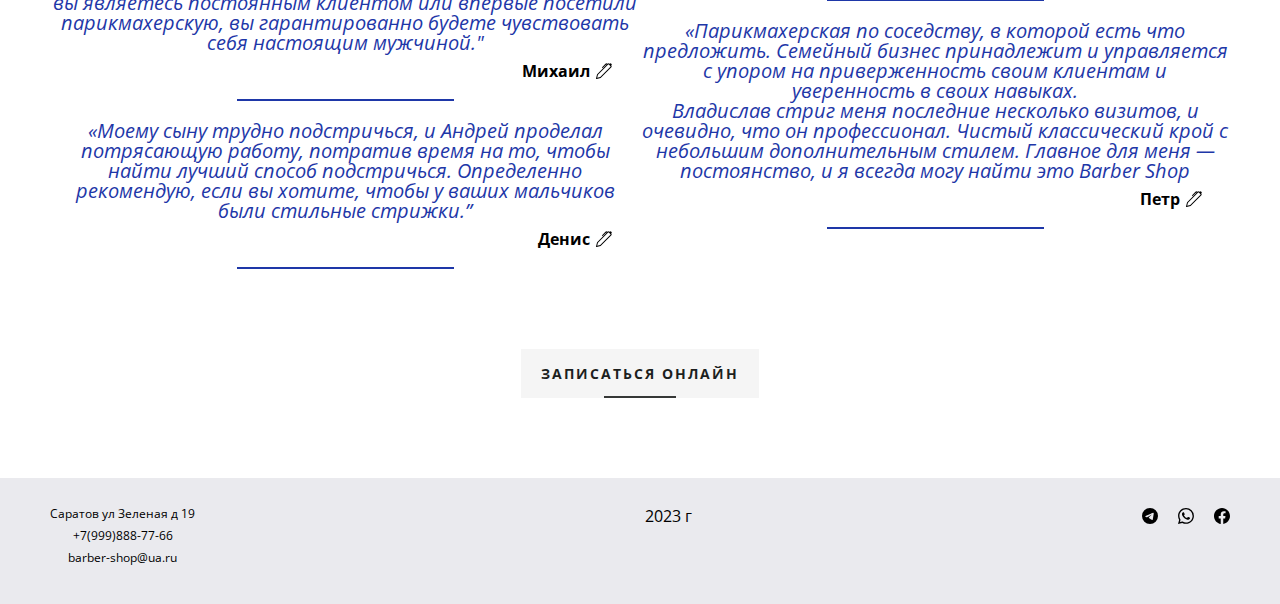
<file: home.html>
<!DOCTYPE html>
<html lang="ru">

<head>
	<title>Главная</title>
	<meta charset="UTF-8">
	<meta name="format-detection" content="telephone=no">
	<!-- <style>body{opacity: 0;}</style> -->
	<link rel="stylesheet" href="css/style.min.css?_v=20230316224029">
	<link rel="shortcut icon" href="favicon.ico">
	<!-- <meta name="robots" content="noindex, nofollow"> -->
	<meta name="viewport" content="width=device-width, initial-scale=1.0">
</head>

<body>
	<div class="wrapper">
		<header class="header">
			<div class="header__container">
				<div class="header__inner">
					<div class="header__logo"><a class="header__logo-link" href="home.html">Barber Shop</a></div>
					<div class="header__menu menu">
						<button type="button" class="menu__icon icon-menu"><span></span></button>
						<nav class="menu__body">
							<ul class="menu__list">
								<li class="menu__item"><a href="gallery.html" class="menu__link">Галлерея</a></li>
								<li class="menu__item"><a href="about.html" class="menu__link">О нас</a></li>
								<li class="menu__item">
									<ul class="menu__social-list">
										<li class="menu__social-item"><a class="menu__social-link" href=""><img class="menu__social-img" src="img/Icons/telegram.svg"></a></li>
										<li class="menu__social-item"><a class="menu__social-link" href=""><img class="menu__social-img" src="img/Icons/whatsapp.svg"></a></li>
										<li class="menu__social-item"><a class="menu__social-link" href=""><img class="menu__social-img" src="img/Icons/facebook.svg"></a></li>
									</ul>
								</li>
							</ul>
						</nav>
					</div>
				</div>
				<div class="header__logo-bg"><picture><source srcset="img/content/header-logo-bg.webp" type="image/webp"><img class="header__logo-img" src="img/content/header-logo-bg.png" alt=""></picture></div>
			</div>
		</header>
		<main class="page">
			<section class="welcome">
				<div class="welcome__container">
					<div class="welcome__info">
						<div class="info__title">Добро пожаловать <br> в <br> вarber shop</div>
						<div class="info__inner">
							<p class="info__text">Добро пожаловать в Barber Shop, где мы относимся к каждой стрижке как к шедевру. Наша команда квалифицированных парикмахеров специализируется на всех видах стрижек и имеет опыт работы с различными текстурами волос и этническими типами волос.</p>
							<p class="info__text">Мы гордимся тем, что предоставляем исключительное обслуживание и заботимся о том, чтобы каждый клиент чувствовал себя как член семьи. Будь вы взрослый или ребенок, мы позаботимся о вас. </p>
							<p class="info__text">Будь вы взрослый или ребенок, мы позаботимся о вас. Пока вы ждете, можете расслабиться на нашем удобном диване, поиграть в футбол на приставке, выпить бесплатный напиток и пообщаться с нашими дружелюбными парикмахерами. Мы с нетерпением ждем, когда вы станете нашим гостем!</p>
						</div>
					</div>
				</div>
			</section>
			<div class="product">
				<div class="product__container" id="go">
					<!-- Оболочка слайдера -->
					<div class="product__slider swiper">
						<!-- Двигающееся часть слайдера -->
						<div class="product__wrapper swiper-wrapper">
							<!-- Слайд -->
							<div class="product__slide swiper-slide">
								<picture><source srcset="img/content/produkt/gallery-1.webp" type="image/webp"><img class="product__img" src="img/content/produkt/gallery-1.jpg" alt=""></picture>
								<div class="product__info" data-da=".product__container, 767.98, 2" id="style-3">
									<p class="product__title">Наши услуги</p>
									<ul class="product__list">
										<li class="product__item">Массаж горячим полотенцем</li>
										<li class="product__item">Удаление волос воском</li>
										<li class="product__item">Черная маска для лица</li>
										<li class="product__item">Окрашивание бороды</li>
										<li class="product__item">Релаксант для волос</li>
										<li class="product__item">Подправить бороду</li>
										<li class="product__item">Cтрижка бороды</li>
									</ul>
								</div>
							</div>
							<!-- Слайд -->
							<div class="product__slide swiper-slide">
								<picture><source srcset="img/content/produkt/gallery-2.webp" type="image/webp"><img class="product__img" src="img/content/produkt/gallery-2.jpg" alt=""></picture>
								<div class="product__info" data-da=".product__container, 767.98, 0" id="style-3">
									<p class="product__title">Наша продукция</p>
									<p class="product__text">Мы предлагаем полный и разнообразный ассортимент продукции, включая средства для волос и бороды, чтобы вы выглядели свежим и чистым, как будто только что сошли с нашего кресла.</p>
									<p class="product__text">Некоторые из наших брендов включают Baxter of California, Byrd и Fellow Barber</p>
									<p class="product__text">Кроме того, у нас есть масло для бороды, пудра для объема волос, а также кремы для увлажнения и укладки волос.</p>
								</div>
							</div>
							<!-- Слайд -->
							<div class="product__slide swiper-slide">
								<picture><source srcset="img/content/produkt/gallery-3.webp" type="image/webp"><img class="product__img" src="img/content/produkt/gallery-3.jpg" alt=""></picture>
								<div class="product__info" data-da=".product__container, 767.98, 1" id="style-3"><!--  id="style-3" -->
									<p class="product__title">Еще</p>
									<p class="product__text">В барбершопе каждый посетитель может насладиться комфортной релакс зоной, где можно отдохнуть и расслабиться перед или после стрижки.</p>
									<p class="product__text">Эта зона оформлена в стиле дизайна барбершопа и создана для удобства и комфорта посетителей. Здесь предусмотрены удобные кресла, журналы и книги на любой вкус, а также подходящая музыкальная атмосфера.</p>
									<p class="product__text">Релакс зона станет отличным дополнением к вашему посещению барбершопа и поможет вам отвлечься от повседневных забот и насладиться атмосферой мужского клуба.</p>
								</div>
							</div>
						</div>
						<!-- Если нужна пагинация -->
						<div class="swiper-pagination"></div>
						<!-- Если нужна навигация (влево/вправо) -->
						<button type="button" class="swiper-button-prev"></button>
						<button type="button" class="swiper-button-next"></button>
						<!-- Если нужен скролбар -->
						<!-- <div class="swiper-scrollbar"></div> -->
					</div>
				</div>
			</div>
			<section class="workers">
				<h2 class="workers__title">Наши мастера</h2>
				<div class="workers__container">
					<div class="workers__card ">
						<picture><source srcset="img/content/workers/work-1.webp" type="image/webp"><img class="workers__img" src="img/content/workers/work-1.jpg" alt=""></picture>
						<h3 class="workers__subtitle">Андрей</h3>
						<p class="workers__text">Мастер</p>
						<p class="workers__text"><strong>Хобби :</strong>Описание</p>
					</div>
					<div class="workers__card ">
						<picture><source srcset="img/content/workers/work-02.webp" type="image/webp"><img class="workers__img" src="img/content/workers/work-02.jpg" alt=""></picture>
						<h3 class="workers__subtitle">Вячеслав</h3>
						<p class="workers__text">Мастер</p>
						<p class="workers__text"><strong>Хобби :</strong>Описание</p>
					</div>
					<div class="workers__card ">
						<picture><source srcset="img/content/workers/work-03.webp" type="image/webp"><img class="workers__img" src="img/content/workers/work-03.jpg" alt=""></picture>
						<h3 class="workers__subtitle">Евгений</h3>
						<p class="workers__text">Мастер</p>
						<p class="workers__text"><strong>Хобби :</strong>Описание</p>
					</div>
					<div class="workers__card ">
						<picture><source srcset="img/content/workers/work-4.webp" type="image/webp"><img class="workers__img" src="img/content/workers/work-4.jpg" alt=""></picture>
						<h3 class="workers__subtitle">Александр</h3>
						<p class="workers__text">Мастер</p>
						<p class="workers__text"><strong>Хобби :</strong>Описание</p>
					</div>

				</div>
				<div class="btn-holder">
					<button class="btn btn-4 hover-border-7">
						<span><a href="about.html">Подробнее</a></span>
					</button>
				</div>
			</section>
			<div class="time-works">
				<div class="time-works__container">
					<div class="time-works__inner">
						<div class="time-works__column time-works__column--left">
							<p class="time-works__title">Наш адрес</p>
							<p class="time-works__text">Саратов ул Зеленая д 19</p>
							<a class="time-works__text" href="tel:+79998887766">+7(999)888-77-66</a>
						</div>
						<div class="time-works__column time-works__column--right">
							<p class="time-works__title">Режим работы</p>
							<p class="time-works__text--work">Понедельник - с 10:30 до 20:00</p>
							<p class="time-works__text--work">Вторник - с 10:30 до 20:00</p>
							<p class="time-works__text--work">Среда - с 10:30 до 20:00</p>
							<p class="time-works__text--work">Четверг - Выходной день</p>
							<p class="time-works__text--work">Пятница - с 10:30 до 20:00</p>
							<p class="time-works__text--work">Суббота - с 10:30 до 18:00</p>
							<p class="time-works__text--work">Воскресенье - 10:30 до 15:00</p>
						</div>
					</div>
				</div>
			</div>
			<div class="reviews">
				<div class="reviews__container">
					<p class="reviews__title">Отзывы</p>
					<div class="reviews__inner">
						<div class="reviews__column">
							<div class="reviews__info">
								<p class="reviews__text">"Парикмахерская Barber Shop предоставляет услуги, которые нельзя найти нигде более, владельцы Андрей и Вячеслав вместе с остальным персоналом всегда стараются предоставить не только отличную стрижку, но и запоминающийся, легкий и приятный опыт. Неважно, вы являетесь постоянным клиентом или впервые посетили парикмахерскую, вы гарантированно будете чувствовать себя настоящим мужчиной."</p>
								<p class="reviews__client">Михаил</p>
								<span class="reviews__line"></span>
							</div>
							<div class="reviews__info">
								<p class="reviews__text">«Моему сыну трудно подстричься, и Андрей проделал потрясающую работу, потратив время на то, чтобы найти лучший способ подстричься. Определенно рекомендую, если вы хотите, чтобы у ваших мальчиков были стильные стрижки.”</p>
								<p class="reviews__client">Денис</p>
								<span class="reviews__line"></span>
							</div>
						</div>
						<div class="reviews__column">
							<div class="reviews__info">
								<p class="reviews__text">«Абсолютно лучший парикмахер в мире, только один человек может прикоснуться к моей голове и это Евгений!!! Он настоящий художник своего дела».</p>
								<p class="reviews__client">Владимир</p>
								<span class="reviews__line"></span>
							</div>
							<div class="reviews__info">
								<p class="reviews__text">«Парикмахерская по соседству, в которой есть что предложить. Семейный бизнес принадлежит и управляется с упором на приверженность своим клиентам и уверенность в своих навыках. </p>
								<p class="reviews__text">Владислав стриг меня последние несколько визитов, и очевидно, что он профессионал. Чистый классический крой с небольшим дополнительным стилем. Главное для меня — постоянство, и я всегда могу найти это Barber Shop</p>
								<p class="reviews__client">Петр</p>
								<span class="reviews__line"></span>
							</div>
						</div>
					</div>
					<div class="btn-holder">
						<button class="btn btn-4 hover-border-7">
							<span><a href="tel:+89998887766">Записаться онлайн</a></span>
						</button>
					</div>
				</div>
			</div>



		</main>
		<footer class="footer">
			<div class="footer__container">
				<div class="footer__inner">
					<div class="footer__column">
						<div class="footer__contact">
							<ul class="footer__list">
								<li class="footer__item">Саратов ул Зеленая д 19</li>
								<li class="footer__item">+7(999)888-77-66</li>
								<li class="footer__item">barber-shop@ua.ru</li>
							</ul>
						</div>
					</div>
					<div class="footer__column">
						<p class="footer__info">2023 г</p>
					</div>
					<div class="footer__column">
						<div class="footer__social">
							<ul class="footer__list-social">
								<li class="footer__item-social"><a class="footer__link--tg" href=""><img class="footer__img" src="img/Icons/telegram-copy.svg" alt=""></a></li>
								<li class="footer__item-social"><a class="footer__link--watsap" href=""><img class="footer__img" src="img/Icons/whatsapp-copy.svg" alt=""></a></li>
								<li class="footer__item-social"><a class="footer__link--facebook" href=""><img class="footer__img" src="img/Icons/facebook-copy.svg" alt=""></a></li>
							</ul>
						</div>
					</div>
				</div>
			</div>
		</footer>
	</div>
	<script src="js/app.min.js?_v=20230316224029"></script>
</body>

</html>
</file>
<file: css/style.min.css>
@charset "UTF-8";@import url(https://fonts.googleapis.com/css?family=Cormorant+Garamond:300,300italic,regular,italic,500,500italic,600,600italic,700,700italic&display=swap);@import url(https://fonts.googleapis.com/css?family=Open+Sans:300,regular,500,600,700,800,300italic,italic,500italic,600italic,700italic,800italic&display=swap);*{padding:0;margin:0;border:0}*,:after,:before{-webkit-box-sizing:border-box;box-sizing:border-box}body,html{height:100%;min-width:320px}body{color:#000;line-height:1;font-family:"Open Sans";font-size:1rem;-ms-text-size-adjust:100%;-moz-text-size-adjust:100%;-webkit-text-size-adjust:100%;-webkit-font-smoothing:antialiased;-moz-osx-font-smoothing:grayscale}button,input,textarea{font-family:"Open Sans";font-size:inherit}button{cursor:pointer;color:inherit;background-color:inherit}a{color:inherit}a:link,a:visited{text-decoration:none}a:hover{text-decoration:none}ul li{list-style:none}img{vertical-align:top}h1,h2,h3,h4,h5,h6{font-weight:inherit;font-size:inherit}#style-3::-webkit-scrollbar-track{-webkit-box-shadow:inset 0 0 6px rgba(0,0,0,.3);background-color:#f5f5f5}#style-3::-webkit-scrollbar{width:6px;background-color:#f5f5f5}#style-3::-webkit-scrollbar-thumb{background-color:#000}body{background-color:#fff;color:#000}.lock body{overflow:hidden;-ms-touch-action:none;touch-action:none}.wrapper{min-height:100%;display:-webkit-box;display:-ms-flexbox;display:flex;-webkit-box-orient:vertical;-webkit-box-direction:normal;-ms-flex-direction:column;flex-direction:column;overflow:hidden}.wrapper>main{-webkit-box-flex:1;-ms-flex:1 1 auto;flex:1 1 auto}.wrapper>*{min-width:0}[class*=__container]{max-width:73.75rem;-webkit-box-sizing:content-box;box-sizing:content-box;margin:0 auto;padding:0 .9375rem}.button{display:-webkit-inline-box;display:-ms-inline-flexbox;display:inline-flex;padding:0 0}.button._fw{width:100%}[class*=-ibg]{position:relative}[class*=-ibg] img{position:absolute;width:100%;height:100%;top:0;left:0;-o-object-fit:cover;object-fit:cover}[class*=-ibg_contain] img{-o-object-fit:contain;object-fit:contain}.icon-menu{display:none}.no-webp .header{background-image:url(../img/content/header-bg.jpg)}.header{background-repeat:no-repeat;background-size:cover;height:100vh;background-color:#302e2e}@supports (height:clamp(5.625rem ,5.625rem + 0vw ,5.625rem)){.header__container{height:clamp(5.625rem ,5.625rem + 0 ,5.625rem)}}@supports not (height:clamp(5.625rem ,5.625rem + 0vw ,5.625rem)){.header__container{height:calc(5.625rem + 0 * (100vw - 20rem)/ 55.625)}}@supports (padding-top:clamp(0.9375rem ,0.9375rem + 0vw ,0.9375rem)){.header__container{padding-top:clamp(.9375rem ,.9375rem + 0 ,.9375rem)}}@supports not (padding-top:clamp(0.9375rem ,0.9375rem + 0vw ,0.9375rem)){.header__container{padding-top:calc(.9375rem + 0 * (100vw - 20rem)/ 55.625)}}.header__inner{display:-webkit-box;display:-ms-flexbox;display:flex;-webkit-box-align:center;-ms-flex-align:center;align-items:center;-webkit-box-pack:justify;-ms-flex-pack:justify;justify-content:space-between;padding:10px 30px}.header__logo{min-width:130px;color:#fff;font-family:"Cormorant Garamond"}@supports (font-size:clamp(1.4375rem ,1.1678370787rem + 1.3483146067vw ,2.1875rem)){.header__logo{font-size:clamp(1.4375rem ,1.1678370787rem + 1.3483146067vw ,2.1875rem)}}@supports not (font-size:clamp(1.4375rem ,1.1678370787rem + 1.3483146067vw ,2.1875rem)){.header__logo{font-size:calc(1.4375rem + .75 * (100vw - 20rem)/ 55.625)}}.header__logo-bg{position:absolute;top:50%;left:50%;z-index:0;-webkit-transform:translate(-50%,-50%);-ms-transform:translate(-50%,-50%);transform:translate(-50%,-50%);margin:0 auto;height:370px;width:300px}.header__logo-img{height:100%;width:auto;-o-object-fit:cover;object-fit:cover}.menu__list{display:-webkit-box;display:-ms-flexbox;display:flex;-webkit-box-pack:justify;-ms-flex-pack:justify;justify-content:space-between;-webkit-box-align:center;-ms-flex-align:center;align-items:center;-webkit-transition:all 1s;-o-transition:all 1s;transition:all 1s}.menu__item{padding-left:30px;font-weight:700;font-size:1.0625rem;text-transform:capitalize}.menu__link{color:#fff}.menu .menu__social-list{margin:0 auto;display:-webkit-box;display:-ms-flexbox;display:flex;width:130px;height:30px;-webkit-box-pack:justify;-ms-flex-pack:justify;justify-content:space-between}.menu .menu__social-img{height:100%;width:auto}.menu__body._active{left:0}.footer{background-color:#eaeaee;min-height:80px;padding:30px 10px}.footer__inner{display:-webkit-box;display:-ms-flexbox;display:flex;-webkit-box-pack:justify;-ms-flex-pack:justify;justify-content:space-between;-webkit-box-align:start;-ms-flex-align:start;align-items:start}.footer__column{text-align:center}.footer__list-social{display:-webkit-box;display:-ms-flexbox;display:flex}.footer__item{padding-bottom:10px;font-size:12px}.footer__item-social{margin-left:20px}.footer__item-social:first-child{margin-left:0}@supports (padding-top:clamp(0.625rem ,-0.2738764045rem + 4.4943820225vw ,3.125rem)){.welcome__container{padding-top:clamp(.625rem ,-.2738764045rem + 4.4943820225vw ,3.125rem)}}@supports not (padding-top:clamp(0.625rem ,-0.2738764045rem + 4.4943820225vw ,3.125rem)){.welcome__container{padding-top:calc(.625rem + 2.5 * (100vw - 20rem)/ 55.625)}}@supports (margin-bottom:clamp(1.25rem ,1.0252808989rem + 1.1235955056vw ,1.875rem)){.welcome__container{margin-bottom:clamp(1.25rem ,1.0252808989rem + 1.1235955056vw ,1.875rem)}}@supports not (margin-bottom:clamp(1.25rem ,1.0252808989rem + 1.1235955056vw ,1.875rem)){.welcome__container{margin-bottom:calc(1.25rem + .625 * (100vw - 20rem)/ 55.625)}}.welcome__info{display:-webkit-box;display:-ms-flexbox;display:flex;-webkit-box-align:center;-ms-flex-align:center;align-items:center}.info__title{font-family:"Cormorant Garamond";font-weight:700;text-transform:capitalize;width:50%;text-align:center;color:#1e37a8}@supports (font-size:clamp(2.0625rem ,1.7254213483rem + 1.6853932584vw ,3rem)){.info__title{font-size:clamp(2.0625rem ,1.7254213483rem + 1.6853932584vw ,3rem)}}@supports not (font-size:clamp(2.0625rem ,1.7254213483rem + 1.6853932584vw ,3rem)){.info__title{font-size:calc(2.0625rem + .9375 * (100vw - 20rem)/ 55.625)}}.info__inner{width:50%}.info__text{padding-top:10px;line-height:1.25;color:#000}.product__img{height:500px;width:100%;-o-object-fit:cover;object-fit:cover;position:relative}.product__info{height:60%;max-width:550px;min-width:400px;position:absolute;left:50px;bottom:20px;background-color:rgba(255,255,255,.8352941176);padding:15px 10px;overflow:auto}.product__title{font-family:"Cormorant Garamond";font-weight:700;color:#1e37a8;margin-bottom:10px;position:static}@supports (font-size:clamp(1.875rem ,2.1299157303rem + -0.3370786517vw ,2.0625rem)){.product__title{font-size:clamp(1.875rem ,2.1299157303rem + -.3370786517vw ,2.0625rem)}}@supports not (font-size:clamp(1.875rem ,2.1299157303rem + -0.3370786517vw ,2.0625rem)){.product__title{font-size:calc(2.0625rem + -.1875 * (100vw - 20rem)/ 55.625)}}.product__item{line-height:normal;padding-bottom:20}.product__text{line-height:normal}@supports (padding-bottom:clamp(0.5rem ,0.2303370787rem + 1.3483146067vw ,1.25rem)){.product__text{padding-bottom:clamp(.5rem ,.2303370787rem + 1.3483146067vw ,1.25rem)}}@supports not (padding-bottom:clamp(0.5rem ,0.2303370787rem + 1.3483146067vw ,1.25rem)){.product__text{padding-bottom:calc(.5rem + .75 * (100vw - 20rem)/ 55.625)}}.workers__container{display:-webkit-box;display:-ms-flexbox;display:flex;-ms-flex-wrap:wrap;flex-wrap:wrap;-webkit-box-pack:center;-ms-flex-pack:center;justify-content:center;gap:10px}.workers__card{background-color:#eaeaee;padding:30px 10px;text-align:center;border-radius:10px;width:24%;min-width:285px}.workers__img{height:200px;width:200px;border-radius:50%;-o-object-fit:cover;object-fit:cover;margin-bottom:20px}.workers__title{font-family:"Cormorant Garamond";font-weight:600;line-height:120%;text-align:center;color:#1e37a8;padding-bottom:30px;margin-top:50px}@supports (font-size:clamp(2.0625rem ,1.7254213483rem + 1.6853932584vw ,3rem)){.workers__title{font-size:clamp(2.0625rem ,1.7254213483rem + 1.6853932584vw ,3rem)}}@supports not (font-size:clamp(2.0625rem ,1.7254213483rem + 1.6853932584vw ,3rem)){.workers__title{font-size:calc(2.0625rem + .9375 * (100vw - 20rem)/ 55.625)}}.workers__subtitle{font-family:"Cormorant Garamond";margin-bottom:32px;font-family:"Cormorant Garamond";font-size:25px}.workers__text{padding-bottom:10px}.btn-4 span{color:#1c1f1e;background-color:#f5f5f5}.btn-4 span:hover{color:#363837}.btn-4::after,.btn-4::before{width:15%;height:2px;background-color:#363837;z-index:2}:active,:focus,:hover{outline:0!important;outline-offset:0}::after,::before{position:absolute;content:""}.btn-holder{display:-webkit-box;display:-ms-flexbox;display:flex;-ms-flex-wrap:wrap;flex-wrap:wrap;-webkit-box-pack:center;-ms-flex-pack:center;justify-content:center;max-width:1000px;margin:40px auto 65px}.btn{position:relative;display:inline-block;width:auto;height:auto;background-color:transparent;border:none;cursor:pointer;margin:0 25px 15px;min-width:150px}.btn span{position:relative;display:inline-block;font-size:14px;font-weight:700;letter-spacing:2px;text-transform:uppercase;top:0;left:0;width:100%;padding:15px 20px;-webkit-transition:.3s;-o-transition:.3s;transition:.3s}.btn.hover-border-7::after,.btn.hover-border-7::before{bottom:0;-webkit-transition:width .2s .35s ease-out;-o-transition:width .2s .35s ease-out;transition:width .2s .35s ease-out}.btn.hover-border-7::before{right:50%}.btn.hover-border-7::after{left:50%}.btn.hover-border-7:hover::after,.btn.hover-border-7:hover::before{width:50%;-webkit-transition:width .2s ease-in;-o-transition:width .2s ease-in;transition:width .2s ease-in}.btn.hover-border-7 span::after,.btn.hover-border-7 span::before{width:0%;height:0%;background:0 0;opacity:0;z-index:2;-webkit-transition:width .2s ease-in,height .15s .2s linear,opacity 0s .35s;-o-transition:width .2s ease-in,height .15s .2s linear,opacity 0s .35s;transition:width .2s ease-in,height .15s .2s linear,opacity 0s .35s}.btn.hover-border-7 span::before{bottom:0;left:0;border-left:2px solid #363837;border-top:2px solid #363837}.btn.hover-border-7 span::after{bottom:0;right:0;border-right:2px solid #363837;border-top:2px solid #363837}.btn.hover-border-7 span:hover::after,.btn.hover-border-7 span:hover::before{width:50%;height:96%;opacity:1;-webkit-transition:height .2s .2s ease-in,width .2s .4s linear,opacity 0s .2s;-o-transition:height .2s .2s ease-in,width .2s .4s linear,opacity 0s .2s;transition:height .2s .2s ease-in,width .2s .4s linear,opacity 0s .2s}.no-webp .time-works{background-image:url(../img/content/time-works/time-works-bg.jpg)}.time-works{background-repeat:no-repeat;background-size:cover;margin-bottom:50px}.time-works__container{padding-top:80px;padding-bottom:80px}@supports (padding-left:clamp(0.3125rem ,-0.8110955056rem + 5.6179775281vw ,3.4375rem)){.time-works__container{padding-left:clamp(.3125rem ,-.8110955056rem + 5.6179775281vw ,3.4375rem)}}@supports not (padding-left:clamp(0.3125rem ,-0.8110955056rem + 5.6179775281vw ,3.4375rem)){.time-works__container{padding-left:calc(.3125rem + 3.125 * (100vw - 20rem)/ 55.625)}}@supports (padding-right:clamp(0.3125rem ,-0.8110955056rem + 5.6179775281vw ,3.4375rem)){.time-works__container{padding-right:clamp(.3125rem ,-.8110955056rem + 5.6179775281vw ,3.4375rem)}}@supports not (padding-right:clamp(0.3125rem ,-0.8110955056rem + 5.6179775281vw ,3.4375rem)){.time-works__container{padding-right:calc(.3125rem + 3.125 * (100vw - 20rem)/ 55.625)}}.time-works__inner{display:-webkit-box;display:-ms-flexbox;display:flex;-webkit-box-flex:1;-ms-flex:1 0 auto;flex:1 0 auto;margin:0 auto}@supports (widht:clamp(43.75rem ,40.8286516854rem + 14.606741573vw ,51.875rem)){.time-works__inner{widht:clamp(43.75rem ,40.8286516854rem + 14.606741573vw ,51.875rem)}}@supports not (widht:clamp(43.75rem ,40.8286516854rem + 14.606741573vw ,51.875rem)){.time-works__inner{widht:calc(43.75rem + 8.125 * (100vw - 20rem)/ 55.625)}}.time-works__column{background-color:rgba(197,197,200,.8274509804);width:50%;padding-bottom:30px}.time-works__title{font-family:"Cormorant Garamond";color:#1e37a8;font-weight:700;margin-bottom:30px;text-align:center;padding-top:30px;padding-bottom:10px}@supports (font-size:clamp(1.5rem ,1.1853932584rem + 1.5730337079vw ,2.375rem)){.time-works__title{font-size:clamp(1.5rem ,1.1853932584rem + 1.5730337079vw ,2.375rem)}}@supports not (font-size:clamp(1.5rem ,1.1853932584rem + 1.5730337079vw ,2.375rem)){.time-works__title{font-size:calc(1.5rem + .875 * (100vw - 20rem)/ 55.625)}}.time-works__text{margin:5px;line-height:150%;text-align:center;display:block}@supports (font-size:clamp(1.1875rem ,1.0526685393rem + 0.6741573034vw ,1.5625rem)){.time-works__text{font-size:clamp(1.1875rem ,1.0526685393rem + .6741573034vw ,1.5625rem)}}@supports not (font-size:clamp(1.1875rem ,1.0526685393rem + 0.6741573034vw ,1.5625rem)){.time-works__text{font-size:calc(1.1875rem + .375 * (100vw - 20rem)/ 55.625)}}.time-works__text--work{margin:5px;line-height:140%;text-align:center}@supports (font-size:clamp(0.875rem ,0.8300561798rem + 0.2247191011vw ,1rem)){.time-works__text--work{font-size:clamp(.875rem ,.8300561798rem + .2247191011vw ,1rem)}}@supports not (font-size:clamp(0.875rem ,0.8300561798rem + 0.2247191011vw ,1rem)){.time-works__text--work{font-size:calc(.875rem + .125 * (100vw - 20rem)/ 55.625)}}.reviews__title{text-align:center;font-family:"Cormorant Garamond";color:#1e37a8;font-weight:700;margin-bottom:30px}@supports (font-size:clamp(2.0625rem ,1.7254213483rem + 1.6853932584vw ,3rem)){.reviews__title{font-size:clamp(2.0625rem ,1.7254213483rem + 1.6853932584vw ,3rem)}}@supports not (font-size:clamp(2.0625rem ,1.7254213483rem + 1.6853932584vw ,3rem)){.reviews__title{font-size:calc(2.0625rem + .9375 * (100vw - 20rem)/ 55.625)}}.reviews__inner{display:-webkit-box;display:-ms-flexbox;display:flex}.reviews__column{width:50%;padding-bottom:20px}@supports (padding-top:clamp(0.0000000625rem ,-0.6741572184rem + 3.3707864045vw ,1.875rem)){.reviews__column{padding-top:clamp(.0000000625rem ,-.6741572184rem + 3.3707864045vw ,1.875rem)}}@supports not (padding-top:clamp(0.0000000625rem ,-0.6741572184rem + 3.3707864045vw ,1.875rem)){.reviews__column{padding-top:calc(.0000000625rem + 1.8749999375 * (100vw - 20rem)/ 55.625)}}.reviews__info{margin-bottom:20px}.reviews__text{text-align:center;color:#1e37a8;font-size:20px;font-style:italic}@supports (line-height:clamp(6.6875%rem ,5.2717696629%rem + 7.0786516854%vw ,10.625%rem)){.reviews__text{line-height:clamp(6.6875%rem ,5.2717696629%rem + 7.0786516854%vw ,10.625%rem)}}@supports not (line-height:clamp(6.6875%rem ,5.2717696629%rem + 7.0786516854%vw ,10.625%rem)){.reviews__text{line-height:calc(6.6875%rem + 3.9375% * (100vw - 20rem)/ 55.625)}}.reviews__client{text-align:end;padding-right:50px;position:relative;margin-top:10px;padding-bottom:20px;font-weight:700}.reviews__client::after{content:"";position:absolute;background-image:url(../img/Icons/pen.svg);background-repeat:no-repeat;background-size:cover;height:16px;width:16px;top:0;right:28px}.reviews__line{background:#1e37a8;height:2px;width:217px;display:block;margin:0 auto;margin-bottom:20px}@supports (margin-top:clamp(1.875rem ,1.4255617978rem + 2.2471910112vw ,3.125rem)){.gallery__container{margin-top:clamp(1.875rem ,1.4255617978rem + 2.2471910112vw ,3.125rem)}}@supports not (margin-top:clamp(1.875rem ,1.4255617978rem + 2.2471910112vw ,3.125rem)){.gallery__container{margin-top:calc(1.875rem + 1.25 * (100vw - 20rem)/ 55.625)}}@supports (margin-bottom:clamp(1.875rem ,1.4255617978rem + 2.2471910112vw ,3.125rem)){.gallery__container{margin-bottom:clamp(1.875rem ,1.4255617978rem + 2.2471910112vw ,3.125rem)}}@supports not (margin-bottom:clamp(1.875rem ,1.4255617978rem + 2.2471910112vw ,3.125rem)){.gallery__container{margin-bottom:calc(1.875rem + 1.25 * (100vw - 20rem)/ 55.625)}}.gallery__title{font-family:"Cormorant Garamond";color:#1e37a8;font-weight:700;text-align:center}@supports (font-size:clamp(2.0625rem ,1.7254213483rem + 1.6853932584vw ,3rem)){.gallery__title{font-size:clamp(2.0625rem ,1.7254213483rem + 1.6853932584vw ,3rem)}}@supports not (font-size:clamp(2.0625rem ,1.7254213483rem + 1.6853932584vw ,3rem)){.gallery__title{font-size:calc(2.0625rem + .9375 * (100vw - 20rem)/ 55.625)}}@supports (margin-bottom:clamp(1.875rem ,1.4255617978rem + 2.2471910112vw ,3.125rem)){.gallery__title{margin-bottom:clamp(1.875rem ,1.4255617978rem + 2.2471910112vw ,3.125rem)}}@supports not (margin-bottom:clamp(1.875rem ,1.4255617978rem + 2.2471910112vw ,3.125rem)){.gallery__title{margin-bottom:calc(1.875rem + 1.25 * (100vw - 20rem)/ 55.625)}}.gallery__inner{display:-ms-grid;display:grid;-ms-grid-columns:(1fr)[3];grid-template-columns:repeat(3,1fr);grid-gap:10px}.gallery__img{width:100%;height:auto}@supports (margin-top:clamp(1.875rem ,1.4255617978rem + 2.2471910112vw ,3.125rem)){.about{margin-top:clamp(1.875rem ,1.4255617978rem + 2.2471910112vw ,3.125rem)}}@supports not (margin-top:clamp(1.875rem ,1.4255617978rem + 2.2471910112vw ,3.125rem)){.about{margin-top:calc(1.875rem + 1.25 * (100vw - 20rem)/ 55.625)}}@supports (margin-bottom:clamp(1.875rem ,1.4255617978rem + 2.2471910112vw ,3.125rem)){.about{margin-bottom:clamp(1.875rem ,1.4255617978rem + 2.2471910112vw ,3.125rem)}}@supports not (margin-bottom:clamp(1.875rem ,1.4255617978rem + 2.2471910112vw ,3.125rem)){.about{margin-bottom:calc(1.875rem + 1.25 * (100vw - 20rem)/ 55.625)}}.about__title{font-family:"Cormorant Garamond";font-weight:700;color:#1e37a8;text-align:center}@supports (font-size:clamp(2.0625rem ,1.7254213483rem + 1.6853932584vw ,3rem)){.about__title{font-size:clamp(2.0625rem ,1.7254213483rem + 1.6853932584vw ,3rem)}}@supports not (font-size:clamp(2.0625rem ,1.7254213483rem + 1.6853932584vw ,3rem)){.about__title{font-size:calc(2.0625rem + .9375 * (100vw - 20rem)/ 55.625)}}@supports (margin-bottom:clamp(1.875rem ,1.4255617978rem + 2.2471910112vw ,3.125rem)){.about__title{margin-bottom:clamp(1.875rem ,1.4255617978rem + 2.2471910112vw ,3.125rem)}}@supports not (margin-bottom:clamp(1.875rem ,1.4255617978rem + 2.2471910112vw ,3.125rem)){.about__title{margin-bottom:calc(1.875rem + 1.25 * (100vw - 20rem)/ 55.625)}}.about__row{display:-webkit-box;display:-ms-flexbox;display:flex;-ms-flex-wrap:wrap;flex-wrap:wrap;margin-bottom:50px;-webkit-box-align:center;-ms-flex-align:center;align-items:center}.about__row:nth-child(2n){-webkit-box-orient:horizontal;-webkit-box-direction:reverse;-ms-flex-direction:row-reverse;flex-direction:row-reverse}.about__images{max-height:400px;width:60%;overflow:hidden}.about__img{height:auto;width:100%;-o-object-fit:cover;object-fit:cover}.about__info{max-height:400px;width:40%;display:-webkit-box;display:-ms-flexbox;display:flex;-webkit-box-orient:vertical;-webkit-box-direction:normal;-ms-flex-direction:column;flex-direction:column;-webkit-box-pack:center;-ms-flex-pack:center;justify-content:center}.about__subtitle{font-family:"Cormorant Garamond";text-transform:capitalize;text-align:center;padding-top:20px}@supports (font-size:clamp(1.5625rem ,1.4501404494rem + 0.5617977528vw ,1.875rem)){.about__subtitle{font-size:clamp(1.5625rem ,1.4501404494rem + .5617977528vw ,1.875rem)}}@supports not (font-size:clamp(1.5625rem ,1.4501404494rem + 0.5617977528vw ,1.875rem)){.about__subtitle{font-size:calc(1.5625rem + .3125 * (100vw - 20rem)/ 55.625)}}.about__text-inner{overflow:auto;padding:20px 20px 5px 30px;max-height:265px}.about__text{line-height:150%}.about__btn{margin:30px 0 5px}.swiper{overflow:hidden}.swiper-wrapper{width:100%;height:100%;-webkit-box-sizing:content-box;box-sizing:content-box;display:-webkit-box;display:-ms-flexbox;display:flex;position:relative}.swiper-vertical .swiper-wrapper{-webkit-box-orient:vertical;-webkit-box-direction:normal;-ms-flex-direction:column;flex-direction:column}.swiper-autoheight .swiper-wrapper{-webkit-box-align:start;-ms-flex-align:start;align-items:flex-start}.swiper-initialized .swiper-slide{-ms-flex-negative:0;flex-shrink:0}.swiper-android .swiper-slide,.swiper-android .swiper-wrapper{-webkit-transform:translate3d(0,0,0);transform:translate3d(0,0,0)}.swiper-button-lock{display:none!important}@font-face{font-family:swiper-icons;src:url("data:application/font-woff;charset=utf-8;base64, [base64]//wADZ2x5ZgAAAywAAADMAAAD2MHtryVoZWFkAAABbAAAADAAAAA2E2+eoWhoZWEAAAGcAAAAHwAAACQC9gDzaG10eAAAAigAAAAZAAAArgJkABFsb2NhAAAC0AAAAFoAAABaFQAUGG1heHAAAAG8AAAAHwAAACAAcABAbmFtZQAAA/gAAAE5AAACXvFdBwlwb3N0AAAFNAAAAGIAAACE5s74hXjaY2BkYGAAYpf5Hu/j+W2+MnAzMYDAzaX6QjD6/4//Bxj5GA8AuRwMYGkAPywL13jaY2BkYGA88P8Agx4j+/8fQDYfA1AEBWgDAIB2BOoAeNpjYGRgYNBh4GdgYgABEMnIABJzYNADCQAACWgAsQB42mNgYfzCOIGBlYGB0YcxjYGBwR1Kf2WQZGhhYGBiYGVmgAFGBiQQkOaawtDAoMBQxXjg/wEGPcYDDA4wNUA2CCgwsAAAO4EL6gAAeNpj2M0gyAACqxgGNWBkZ2D4/wMA+xkDdgAAAHjaY2BgYGaAYBkGRgYQiAHyGMF8FgYHIM3DwMHABGQrMOgyWDLEM1T9/w8UBfEMgLzE////P/5//f/V/xv+r4eaAAeMbAxwIUYmIMHEgKYAYjUcsDAwsLKxc3BycfPw8jEQA/[base64]/uznmfPFBNODM2K7MTQ45YEAZqGP81AmGGcF3iPqOop0r1SPTaTbVkfUe4HXj97wYE+yNwWYxwWu4v1ugWHgo3S1XdZEVqWM7ET0cfnLGxWfkgR42o2PvWrDMBSFj/IHLaF0zKjRgdiVMwScNRAoWUoH78Y2icB/yIY09An6AH2Bdu/UB+yxopYshQiEvnvu0dURgDt8QeC8PDw7Fpji3fEA4z/PEJ6YOB5hKh4dj3EvXhxPqH/SKUY3rJ7srZ4FZnh1PMAtPhwP6fl2PMJMPDgeQ4rY8YT6Gzao0eAEA409DuggmTnFnOcSCiEiLMgxCiTI6Cq5DZUd3Qmp10vO0LaLTd2cjN4fOumlc7lUYbSQcZFkutRG7g6JKZKy0RmdLY680CDnEJ+UMkpFFe1RN7nxdVpXrC4aTtnaurOnYercZg2YVmLN/d/gczfEimrE/fs/bOuq29Zmn8tloORaXgZgGa78yO9/cnXm2BpaGvq25Dv9S4E9+5SIc9PqupJKhYFSSl47+Qcr1mYNAAAAeNptw0cKwkAAAMDZJA8Q7OUJvkLsPfZ6zFVERPy8qHh2YER+3i/BP83vIBLLySsoKimrqKqpa2hp6+jq6RsYGhmbmJqZSy0sraxtbO3sHRydnEMU4uR6yx7JJXveP7WrDycAAAAAAAH//wACeNpjYGRgYOABYhkgZgJCZgZNBkYGLQZtIJsFLMYAAAw3ALgAeNolizEKgDAQBCchRbC2sFER0YD6qVQiBCv/H9ezGI6Z5XBAw8CBK/m5iQQVauVbXLnOrMZv2oLdKFa8Pjuru2hJzGabmOSLzNMzvutpB3N42mNgZGBg4GKQYzBhYMxJLMlj4GBgAYow/P/PAJJhLM6sSoWKfWCAAwDAjgbRAAB42mNgYGBkAIIbCZo5IPrmUn0hGA0AO8EFTQAA");font-weight:400;font-style:normal}:root{--swiper-theme-color:#007aff}.swiper{margin-left:auto;margin-right:auto;position:relative;overflow:hidden;list-style:none;padding:0;z-index:1}.swiper-vertical>.swiper-wrapper{-webkit-box-orient:vertical;-webkit-box-direction:normal;-ms-flex-direction:column;flex-direction:column}.swiper-wrapper{position:relative;width:100%;height:100%;z-index:1;display:-webkit-box;display:-ms-flexbox;display:flex;-webkit-transition-property:-webkit-transform;transition-property:-webkit-transform;-o-transition-property:transform;transition-property:transform;transition-property:transform,-webkit-transform;-webkit-box-sizing:content-box;box-sizing:content-box}.swiper-android .swiper-slide,.swiper-wrapper{-webkit-transform:translate3d(0,0,0);transform:translate3d(0,0,0)}.swiper-pointer-events{-ms-touch-action:pan-y;touch-action:pan-y}.swiper-pointer-events.swiper-vertical{-ms-touch-action:pan-x;touch-action:pan-x}.swiper-slide{-ms-flex-negative:0;flex-shrink:0;width:100%;height:100%;position:relative;-webkit-transition-property:-webkit-transform;transition-property:-webkit-transform;-o-transition-property:transform;transition-property:transform;transition-property:transform,-webkit-transform}.swiper-slide-invisible-blank{visibility:hidden}.swiper-autoheight,.swiper-autoheight .swiper-slide{height:auto}.swiper-autoheight .swiper-wrapper{-webkit-box-align:start;-ms-flex-align:start;align-items:flex-start;-webkit-transition-property:height,-webkit-transform;transition-property:height,-webkit-transform;-o-transition-property:transform,height;transition-property:transform,height;transition-property:transform,height,-webkit-transform}.swiper-3d,.swiper-3d.swiper-css-mode .swiper-wrapper{-webkit-perspective:1200px;perspective:1200px}.swiper-3d .swiper-cube-shadow,.swiper-3d .swiper-slide,.swiper-3d .swiper-slide-shadow,.swiper-3d .swiper-slide-shadow-bottom,.swiper-3d .swiper-slide-shadow-left,.swiper-3d .swiper-slide-shadow-right,.swiper-3d .swiper-slide-shadow-top,.swiper-3d .swiper-wrapper{-webkit-transform-style:preserve-3d;transform-style:preserve-3d}.swiper-3d .swiper-slide-shadow,.swiper-3d .swiper-slide-shadow-bottom,.swiper-3d .swiper-slide-shadow-left,.swiper-3d .swiper-slide-shadow-right,.swiper-3d .swiper-slide-shadow-top{position:absolute;left:0;top:0;width:100%;height:100%;pointer-events:none;z-index:10}.swiper-3d .swiper-slide-shadow{background:rgba(0,0,0,.15)}.swiper-3d .swiper-slide-shadow-left{background-image:-webkit-gradient(linear,right top,left top,from(rgba(0,0,0,.5)),to(rgba(0,0,0,0)));background-image:-o-linear-gradient(right,rgba(0,0,0,.5),rgba(0,0,0,0));background-image:linear-gradient(to left,rgba(0,0,0,.5),rgba(0,0,0,0))}.swiper-3d .swiper-slide-shadow-right{background-image:-webkit-gradient(linear,left top,right top,from(rgba(0,0,0,.5)),to(rgba(0,0,0,0)));background-image:-o-linear-gradient(left,rgba(0,0,0,.5),rgba(0,0,0,0));background-image:linear-gradient(to right,rgba(0,0,0,.5),rgba(0,0,0,0))}.swiper-3d .swiper-slide-shadow-top{background-image:-webkit-gradient(linear,left bottom,left top,from(rgba(0,0,0,.5)),to(rgba(0,0,0,0)));background-image:-o-linear-gradient(bottom,rgba(0,0,0,.5),rgba(0,0,0,0));background-image:linear-gradient(to top,rgba(0,0,0,.5),rgba(0,0,0,0))}.swiper-3d .swiper-slide-shadow-bottom{background-image:-webkit-gradient(linear,left top,left bottom,from(rgba(0,0,0,.5)),to(rgba(0,0,0,0)));background-image:-o-linear-gradient(top,rgba(0,0,0,.5),rgba(0,0,0,0));background-image:linear-gradient(to bottom,rgba(0,0,0,.5),rgba(0,0,0,0))}.swiper-css-mode>.swiper-wrapper{overflow:auto;scrollbar-width:none;-ms-overflow-style:none}.swiper-css-mode>.swiper-wrapper::-webkit-scrollbar{display:none}.swiper-css-mode>.swiper-wrapper>.swiper-slide{scroll-snap-align:start start}.swiper-horizontal.swiper-css-mode>.swiper-wrapper{-ms-scroll-snap-type:x mandatory;scroll-snap-type:x mandatory}.swiper-vertical.swiper-css-mode>.swiper-wrapper{-ms-scroll-snap-type:y mandatory;scroll-snap-type:y mandatory}.swiper-centered>.swiper-wrapper::before{content:"";-ms-flex-negative:0;flex-shrink:0;-webkit-box-ordinal-group:10000;-ms-flex-order:9999;order:9999}.swiper-centered.swiper-horizontal>.swiper-wrapper>.swiper-slide:first-child{-webkit-margin-start:var(--swiper-centered-offset-before);margin-inline-start:var(--swiper-centered-offset-before)}.swiper-centered.swiper-horizontal>.swiper-wrapper::before{height:100%;min-height:1px;width:var(--swiper-centered-offset-after)}.swiper-centered.swiper-vertical>.swiper-wrapper>.swiper-slide:first-child{-webkit-margin-before:var(--swiper-centered-offset-before);margin-block-start:var(--swiper-centered-offset-before)}.swiper-centered.swiper-vertical>.swiper-wrapper::before{width:100%;min-width:1px;height:var(--swiper-centered-offset-after)}.swiper-centered>.swiper-wrapper>.swiper-slide{scroll-snap-align:center center}.swiper-virtual.swiper-css-mode .swiper-wrapper::after{content:"";position:absolute;left:0;top:0;pointer-events:none}.swiper-virtual.swiper-css-mode.swiper-horizontal .swiper-wrapper::after{height:1px;width:var(--swiper-virtual-size)}.swiper-virtual.swiper-css-mode.swiper-vertical .swiper-wrapper::after{width:1px;height:var(--swiper-virtual-size)}:root{--swiper-navigation-size:44px}.swiper-button-next,.swiper-button-prev{position:absolute;top:50%;width:calc(var(--swiper-navigation-size)/ 44 * 27);height:var(--swiper-navigation-size);margin-top:calc(0px - var(--swiper-navigation-size)/ 2);z-index:10;cursor:pointer;display:-webkit-box;display:-ms-flexbox;display:flex;-webkit-box-align:center;-ms-flex-align:center;align-items:center;-webkit-box-pack:center;-ms-flex-pack:center;justify-content:center;color:var(--swiper-navigation-color,var(--swiper-theme-color))}.swiper-button-next.swiper-button-disabled,.swiper-button-prev.swiper-button-disabled{opacity:.35;cursor:auto;pointer-events:none}.swiper-button-next:after,.swiper-button-prev:after{font-family:swiper-icons;font-size:var(--swiper-navigation-size);text-transform:none!important;letter-spacing:0;text-transform:none;font-variant:initial;line-height:1}.swiper-button-prev,.swiper-rtl .swiper-button-next{left:10px;right:auto}.swiper-button-prev:after,.swiper-rtl .swiper-button-next:after{content:"prev"}.swiper-button-next,.swiper-rtl .swiper-button-prev{right:10px;left:auto}.swiper-button-next:after,.swiper-rtl .swiper-button-prev:after{content:"next"}.swiper-button-lock{display:none}.swiper-pagination{position:absolute;text-align:center;-webkit-transition:.3s opacity;-o-transition:.3s opacity;transition:.3s opacity;-webkit-transform:translate3d(0,0,0);transform:translate3d(0,0,0);z-index:10}.swiper-pagination.swiper-pagination-hidden{opacity:0}.swiper-horizontal>.swiper-pagination-bullets,.swiper-pagination-bullets.swiper-pagination-horizontal,.swiper-pagination-custom,.swiper-pagination-fraction{bottom:10px;left:0;width:100%}.swiper-pagination-bullets-dynamic{overflow:hidden;font-size:0}.swiper-pagination-bullets-dynamic .swiper-pagination-bullet{-webkit-transform:scale(.33);-ms-transform:scale(.33);transform:scale(.33);position:relative}.swiper-pagination-bullets-dynamic .swiper-pagination-bullet-active{-webkit-transform:scale(1);-ms-transform:scale(1);transform:scale(1)}.swiper-pagination-bullets-dynamic .swiper-pagination-bullet-active-main{-webkit-transform:scale(1);-ms-transform:scale(1);transform:scale(1)}.swiper-pagination-bullets-dynamic .swiper-pagination-bullet-active-prev{-webkit-transform:scale(.66);-ms-transform:scale(.66);transform:scale(.66)}.swiper-pagination-bullets-dynamic .swiper-pagination-bullet-active-prev-prev{-webkit-transform:scale(.33);-ms-transform:scale(.33);transform:scale(.33)}.swiper-pagination-bullets-dynamic .swiper-pagination-bullet-active-next{-webkit-transform:scale(.66);-ms-transform:scale(.66);transform:scale(.66)}.swiper-pagination-bullets-dynamic .swiper-pagination-bullet-active-next-next{-webkit-transform:scale(.33);-ms-transform:scale(.33);transform:scale(.33)}.swiper-pagination-bullet{width:var(--swiper-pagination-bullet-width,var(--swiper-pagination-bullet-size,8px));height:var(--swiper-pagination-bullet-height,var(--swiper-pagination-bullet-size,8px));display:inline-block;border-radius:50%;background:var(--swiper-pagination-bullet-inactive-color,#000);opacity:var(--swiper-pagination-bullet-inactive-opacity,.2)}button.swiper-pagination-bullet{border:none;margin:0;padding:0;-webkit-box-shadow:none;box-shadow:none;-webkit-appearance:none;-moz-appearance:none;appearance:none}.swiper-pagination-clickable .swiper-pagination-bullet{cursor:pointer}.swiper-pagination-bullet:only-child{display:none!important}.swiper-pagination-bullet-active{opacity:var(--swiper-pagination-bullet-opacity,1);background:var(--swiper-pagination-color,var(--swiper-theme-color))}.swiper-pagination-vertical.swiper-pagination-bullets,.swiper-vertical>.swiper-pagination-bullets{right:10px;top:50%;-webkit-transform:translate3d(0,-50%,0);transform:translate3d(0,-50%,0)}.swiper-pagination-vertical.swiper-pagination-bullets .swiper-pagination-bullet,.swiper-vertical>.swiper-pagination-bullets .swiper-pagination-bullet{margin:var(--swiper-pagination-bullet-vertical-gap,6px) 0;display:block}.swiper-pagination-vertical.swiper-pagination-bullets.swiper-pagination-bullets-dynamic,.swiper-vertical>.swiper-pagination-bullets.swiper-pagination-bullets-dynamic{top:50%;-webkit-transform:translateY(-50%);-ms-transform:translateY(-50%);transform:translateY(-50%);width:8px}.swiper-pagination-vertical.swiper-pagination-bullets.swiper-pagination-bullets-dynamic .swiper-pagination-bullet,.swiper-vertical>.swiper-pagination-bullets.swiper-pagination-bullets-dynamic .swiper-pagination-bullet{display:inline-block;-webkit-transition:.2s top,.2s -webkit-transform;transition:.2s top,.2s -webkit-transform;-o-transition:.2s transform,.2s top;transition:.2s transform,.2s top;transition:.2s transform,.2s top,.2s -webkit-transform}.swiper-horizontal>.swiper-pagination-bullets .swiper-pagination-bullet,.swiper-pagination-horizontal.swiper-pagination-bullets .swiper-pagination-bullet{margin:0 var(--swiper-pagination-bullet-horizontal-gap,4px)}.swiper-horizontal>.swiper-pagination-bullets.swiper-pagination-bullets-dynamic,.swiper-pagination-horizontal.swiper-pagination-bullets.swiper-pagination-bullets-dynamic{left:50%;-webkit-transform:translateX(-50%);-ms-transform:translateX(-50%);transform:translateX(-50%);white-space:nowrap}.swiper-horizontal>.swiper-pagination-bullets.swiper-pagination-bullets-dynamic .swiper-pagination-bullet,.swiper-pagination-horizontal.swiper-pagination-bullets.swiper-pagination-bullets-dynamic .swiper-pagination-bullet{-webkit-transition:.2s left,.2s -webkit-transform;transition:.2s left,.2s -webkit-transform;-o-transition:.2s transform,.2s left;transition:.2s transform,.2s left;transition:.2s transform,.2s left,.2s -webkit-transform}.swiper-horizontal.swiper-rtl>.swiper-pagination-bullets-dynamic .swiper-pagination-bullet{-webkit-transition:.2s right,.2s -webkit-transform;transition:.2s right,.2s -webkit-transform;-o-transition:.2s transform,.2s right;transition:.2s transform,.2s right;transition:.2s transform,.2s right,.2s -webkit-transform}.swiper-pagination-progressbar{background:rgba(0,0,0,.25);position:absolute}.swiper-pagination-progressbar .swiper-pagination-progressbar-fill{background:var(--swiper-pagination-color,var(--swiper-theme-color));position:absolute;left:0;top:0;width:100%;height:100%;-webkit-transform:scale(0);-ms-transform:scale(0);transform:scale(0);-webkit-transform-origin:left top;-ms-transform-origin:left top;transform-origin:left top}.swiper-rtl .swiper-pagination-progressbar .swiper-pagination-progressbar-fill{-webkit-transform-origin:right top;-ms-transform-origin:right top;transform-origin:right top}.swiper-horizontal>.swiper-pagination-progressbar,.swiper-pagination-progressbar.swiper-pagination-horizontal,.swiper-pagination-progressbar.swiper-pagination-vertical.swiper-pagination-progressbar-opposite,.swiper-vertical>.swiper-pagination-progressbar.swiper-pagination-progressbar-opposite{width:100%;height:4px;left:0;top:0}.swiper-horizontal>.swiper-pagination-progressbar.swiper-pagination-progressbar-opposite,.swiper-pagination-progressbar.swiper-pagination-horizontal.swiper-pagination-progressbar-opposite,.swiper-pagination-progressbar.swiper-pagination-vertical,.swiper-vertical>.swiper-pagination-progressbar{width:4px;height:100%;left:0;top:0}.swiper-pagination-lock{display:none}.swiper-scrollbar{border-radius:10px;position:relative;-ms-touch-action:none;background:rgba(0,0,0,.1)}.swiper-horizontal>.swiper-scrollbar{position:absolute;left:1%;bottom:3px;z-index:50;height:5px;width:98%}.swiper-vertical>.swiper-scrollbar{position:absolute;right:3px;top:1%;z-index:50;width:5px;height:98%}.swiper-scrollbar-drag{height:100%;width:100%;position:relative;background:rgba(0,0,0,.5);border-radius:10px;left:0;top:0}.swiper-scrollbar-cursor-drag{cursor:move}.swiper-scrollbar-lock{display:none}.swiper-zoom-container{width:100%;height:100%;display:-webkit-box;display:-ms-flexbox;display:flex;-webkit-box-pack:center;-ms-flex-pack:center;justify-content:center;-webkit-box-align:center;-ms-flex-align:center;align-items:center;text-align:center}.swiper-zoom-container>canvas,.swiper-zoom-container>img,.swiper-zoom-container>svg{max-width:100%;max-height:100%;-o-object-fit:contain;object-fit:contain}.swiper-slide-zoomed{cursor:move}.swiper-lazy-preloader{width:42px;height:42px;position:absolute;left:50%;top:50%;margin-left:-21px;margin-top:-21px;z-index:10;-webkit-transform-origin:50%;-ms-transform-origin:50%;transform-origin:50%;-webkit-animation:swiper-preloader-spin 1s infinite linear;animation:swiper-preloader-spin 1s infinite linear;-webkit-box-sizing:border-box;box-sizing:border-box;border:4px solid var(--swiper-preloader-color,var(--swiper-theme-color));border-radius:50%;border-top-color:transparent}.swiper-lazy-preloader-white{--swiper-preloader-color:#fff}.swiper-lazy-preloader-black{--swiper-preloader-color:#000}@-webkit-keyframes swiper-preloader-spin{100%{-webkit-transform:rotate(360deg);transform:rotate(360deg)}}@keyframes swiper-preloader-spin{100%{-webkit-transform:rotate(360deg);transform:rotate(360deg)}}.swiper .swiper-notification{position:absolute;left:0;top:0;pointer-events:none;opacity:0;z-index:-1000}.swiper-free-mode>.swiper-wrapper{-webkit-transition-timing-function:ease-out;-o-transition-timing-function:ease-out;transition-timing-function:ease-out;margin:0 auto}.swiper-grid>.swiper-wrapper{-ms-flex-wrap:wrap;flex-wrap:wrap}.swiper-grid-column>.swiper-wrapper{-ms-flex-wrap:wrap;flex-wrap:wrap;-webkit-box-orient:vertical;-webkit-box-direction:normal;-ms-flex-direction:column;flex-direction:column}.swiper-fade.swiper-free-mode .swiper-slide{-webkit-transition-timing-function:ease-out;-o-transition-timing-function:ease-out;transition-timing-function:ease-out}.swiper-fade .swiper-slide{pointer-events:none;-webkit-transition-property:opacity;-o-transition-property:opacity;transition-property:opacity}.swiper-fade .swiper-slide .swiper-slide{pointer-events:none}.swiper-fade .swiper-slide-active,.swiper-fade .swiper-slide-active .swiper-slide-active{pointer-events:auto}.swiper-cube{overflow:visible}.swiper-cube .swiper-slide{pointer-events:none;-webkit-backface-visibility:hidden;backface-visibility:hidden;z-index:1;visibility:hidden;-webkit-transform-origin:0 0;-ms-transform-origin:0 0;transform-origin:0 0;width:100%;height:100%}.swiper-cube .swiper-slide .swiper-slide{pointer-events:none}.swiper-cube.swiper-rtl .swiper-slide{-webkit-transform-origin:100% 0;-ms-transform-origin:100% 0;transform-origin:100% 0}.swiper-cube .swiper-slide-active,.swiper-cube .swiper-slide-active .swiper-slide-active{pointer-events:auto}.swiper-cube .swiper-slide-active,.swiper-cube .swiper-slide-next,.swiper-cube .swiper-slide-next+.swiper-slide,.swiper-cube .swiper-slide-prev{pointer-events:auto;visibility:visible}.swiper-cube .swiper-slide-shadow-bottom,.swiper-cube .swiper-slide-shadow-left,.swiper-cube .swiper-slide-shadow-right,.swiper-cube .swiper-slide-shadow-top{z-index:0;-webkit-backface-visibility:hidden;backface-visibility:hidden}.swiper-cube .swiper-cube-shadow{position:absolute;left:0;bottom:0;width:100%;height:100%;opacity:.6;z-index:0}.swiper-cube .swiper-cube-shadow:before{content:"";background:#000;position:absolute;left:0;top:0;bottom:0;right:0;-webkit-filter:blur(50px);filter:blur(50px)}.swiper-flip{overflow:visible}.swiper-flip .swiper-slide{pointer-events:none;-webkit-backface-visibility:hidden;backface-visibility:hidden;z-index:1}.swiper-flip .swiper-slide .swiper-slide{pointer-events:none}.swiper-flip .swiper-slide-active,.swiper-flip .swiper-slide-active .swiper-slide-active{pointer-events:auto}.swiper-flip .swiper-slide-shadow-bottom,.swiper-flip .swiper-slide-shadow-left,.swiper-flip .swiper-slide-shadow-right,.swiper-flip .swiper-slide-shadow-top{z-index:0;-webkit-backface-visibility:hidden;backface-visibility:hidden}.swiper-creative .swiper-slide{-webkit-backface-visibility:hidden;backface-visibility:hidden;overflow:hidden;-webkit-transition-property:opacity,height,-webkit-transform;transition-property:opacity,height,-webkit-transform;-o-transition-property:transform,opacity,height;transition-property:transform,opacity,height;transition-property:transform,opacity,height,-webkit-transform}.swiper-cards{overflow:visible}.swiper-cards .swiper-slide{-webkit-transform-origin:center bottom;-ms-transform-origin:center bottom;transform-origin:center bottom;-webkit-backface-visibility:hidden;backface-visibility:hidden;overflow:hidden}@media (max-width:75.625em){.about__row{-webkit-box-align:start;-ms-flex-align:start;align-items:flex-start}}@media (max-width:61.99875em){.workers__card{width:49%;background-color:transparent}.reviews__inner{display:block}.reviews__column{width:100%}}@media (max-width:47.99875em){.icon-menu{display:block;position:relative;width:1.875rem;height:1.125rem;cursor:pointer;z-index:5}.icon-menu span,.icon-menu::after,.icon-menu::before{content:"";-webkit-transition:all .3s ease 0s;-o-transition:all .3s ease 0s;transition:all .3s ease 0s;right:0;position:absolute;width:100%;height:.125rem;background-color:#fff}.icon-menu::before{top:0}.icon-menu::after{bottom:0}.icon-menu span{top:calc(50% - .0625rem)}.menu-open .icon-menu span{width:0}.menu-open .icon-menu::before{top:calc(50% - .0625rem);-webkit-transform:rotate(-45deg);-ms-transform:rotate(-45deg);transform:rotate(-45deg)}.menu-open .icon-menu::after{bottom:calc(50% - .0625rem);-webkit-transform:rotate(45deg);-ms-transform:rotate(45deg);transform:rotate(45deg)}.menu__body{position:fixed;top:0;left:-100%;width:100%;height:100%;background-color:rgba(0,0,0,.7);padding:100px 30px 30px 30px;-webkit-transition:left .3s ease 0s;-o-transition:left .3s ease 0s;transition:left .3s ease 0s;overflow:auto;z-index:1}.menu__list{padding:30px 0;display:block;position:absolute;left:0;top:50px;width:100%;text-align:center}.menu__item{font-size:1.5625rem;padding-bottom:30px;padding-left:0}.welcome__info{display:block}.info__title{width:100%}.info__inner{width:100%}.product__slide{display:none}.product__info{position:static;padding:15px 0;background-color:transparent;min-width:100%}.product__title{font-weight:700;text-align:center}.product__list{border-radius:10px;min-width:60%;margin:0 auto;padding:15px 10px;background-color:#eaeaee}.workers__card{width:49%}.time-works__inner{display:block}.time-works__column{width:100%}.gallery__inner{-ms-grid-columns:(1fr)[2];grid-template-columns:repeat(2,1fr)}.about__row{display:block}.about__images{width:100%}.about__info{width:100%}}@media (max-width:29.99875em){.footer__inner{-webkit-box-orient:vertical;-webkit-box-direction:normal;-ms-flex-direction:column;flex-direction:column;-webkit-box-align:center;-ms-flex-align:center;align-items:center}.footer__item-social{margin-top:10px}.gallery__inner{-ms-grid-columns:(1fr)[1];grid-template-columns:repeat(1,1fr)}}.webp .header{background-image:url(../img/content/header-bg.webp)}.webp .time-works{background-image:url(../img/content/time-works/time-works-bg.webp)}
</file>
